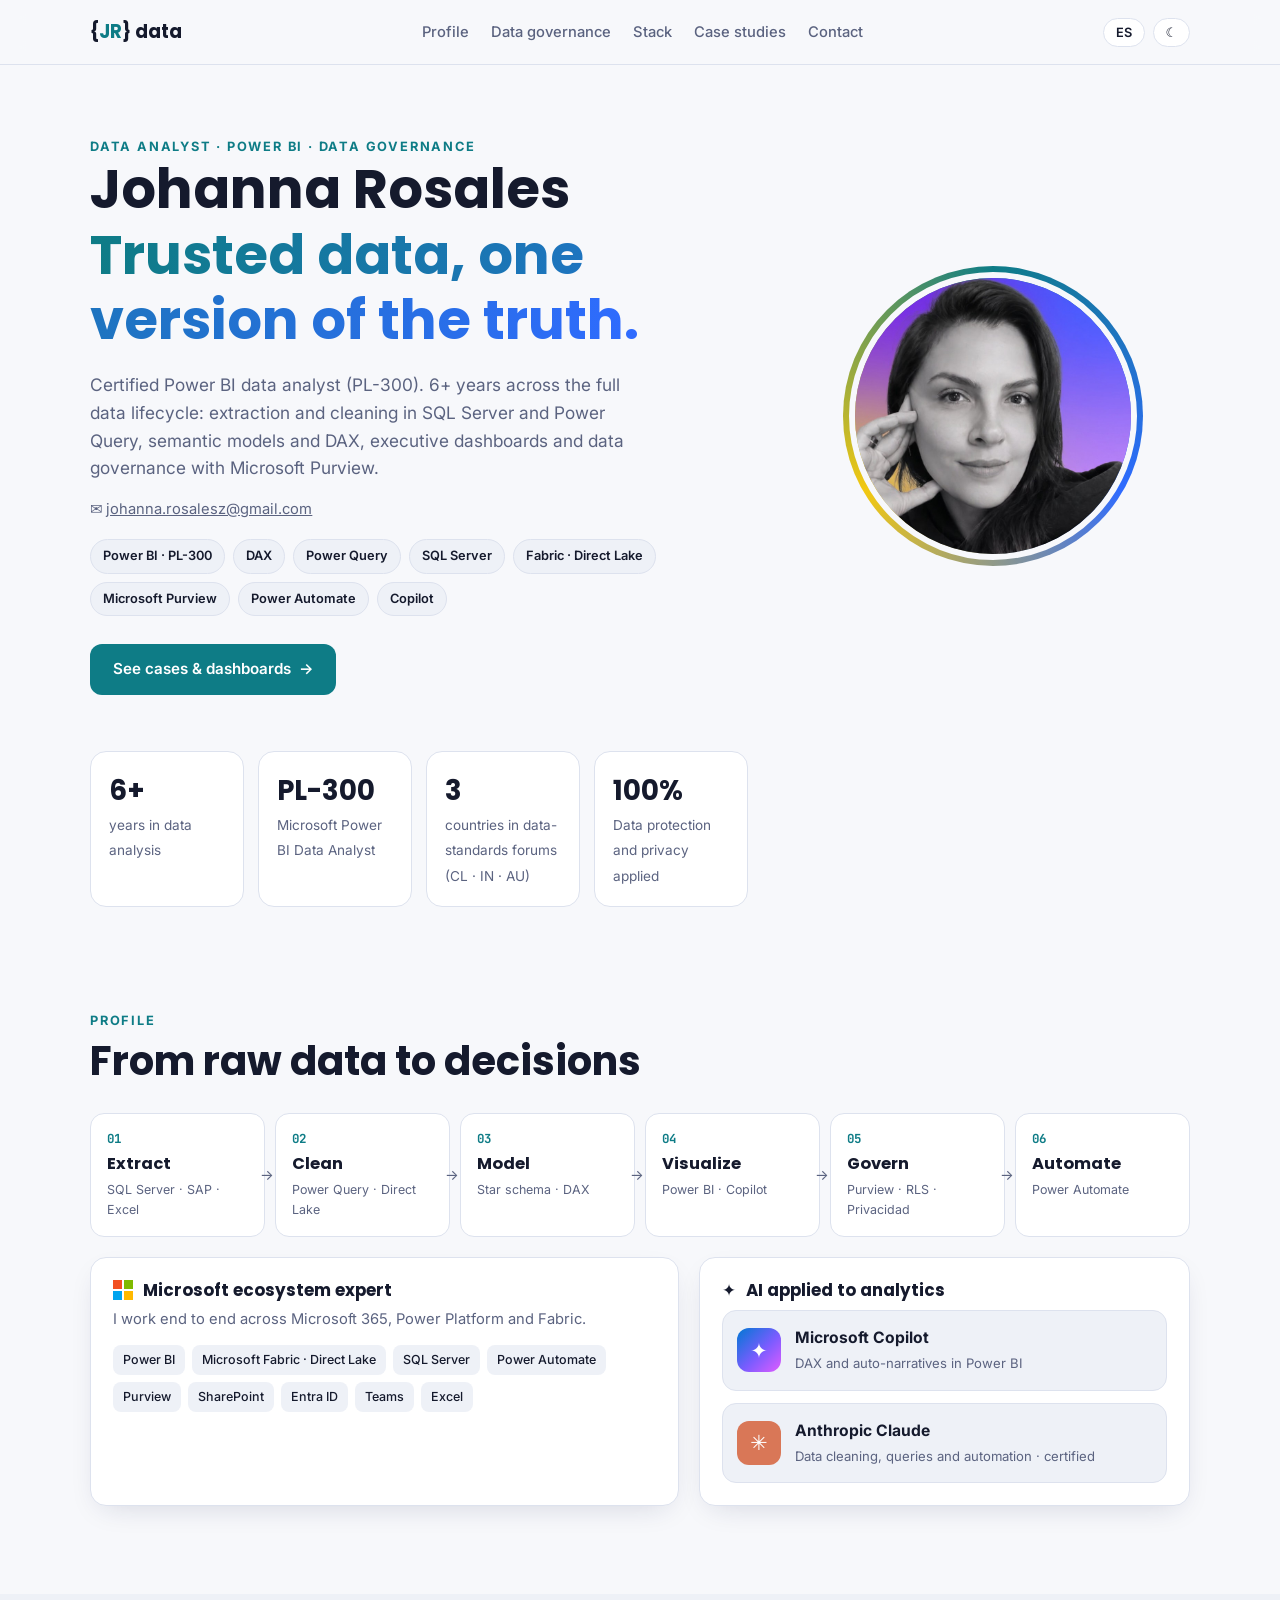
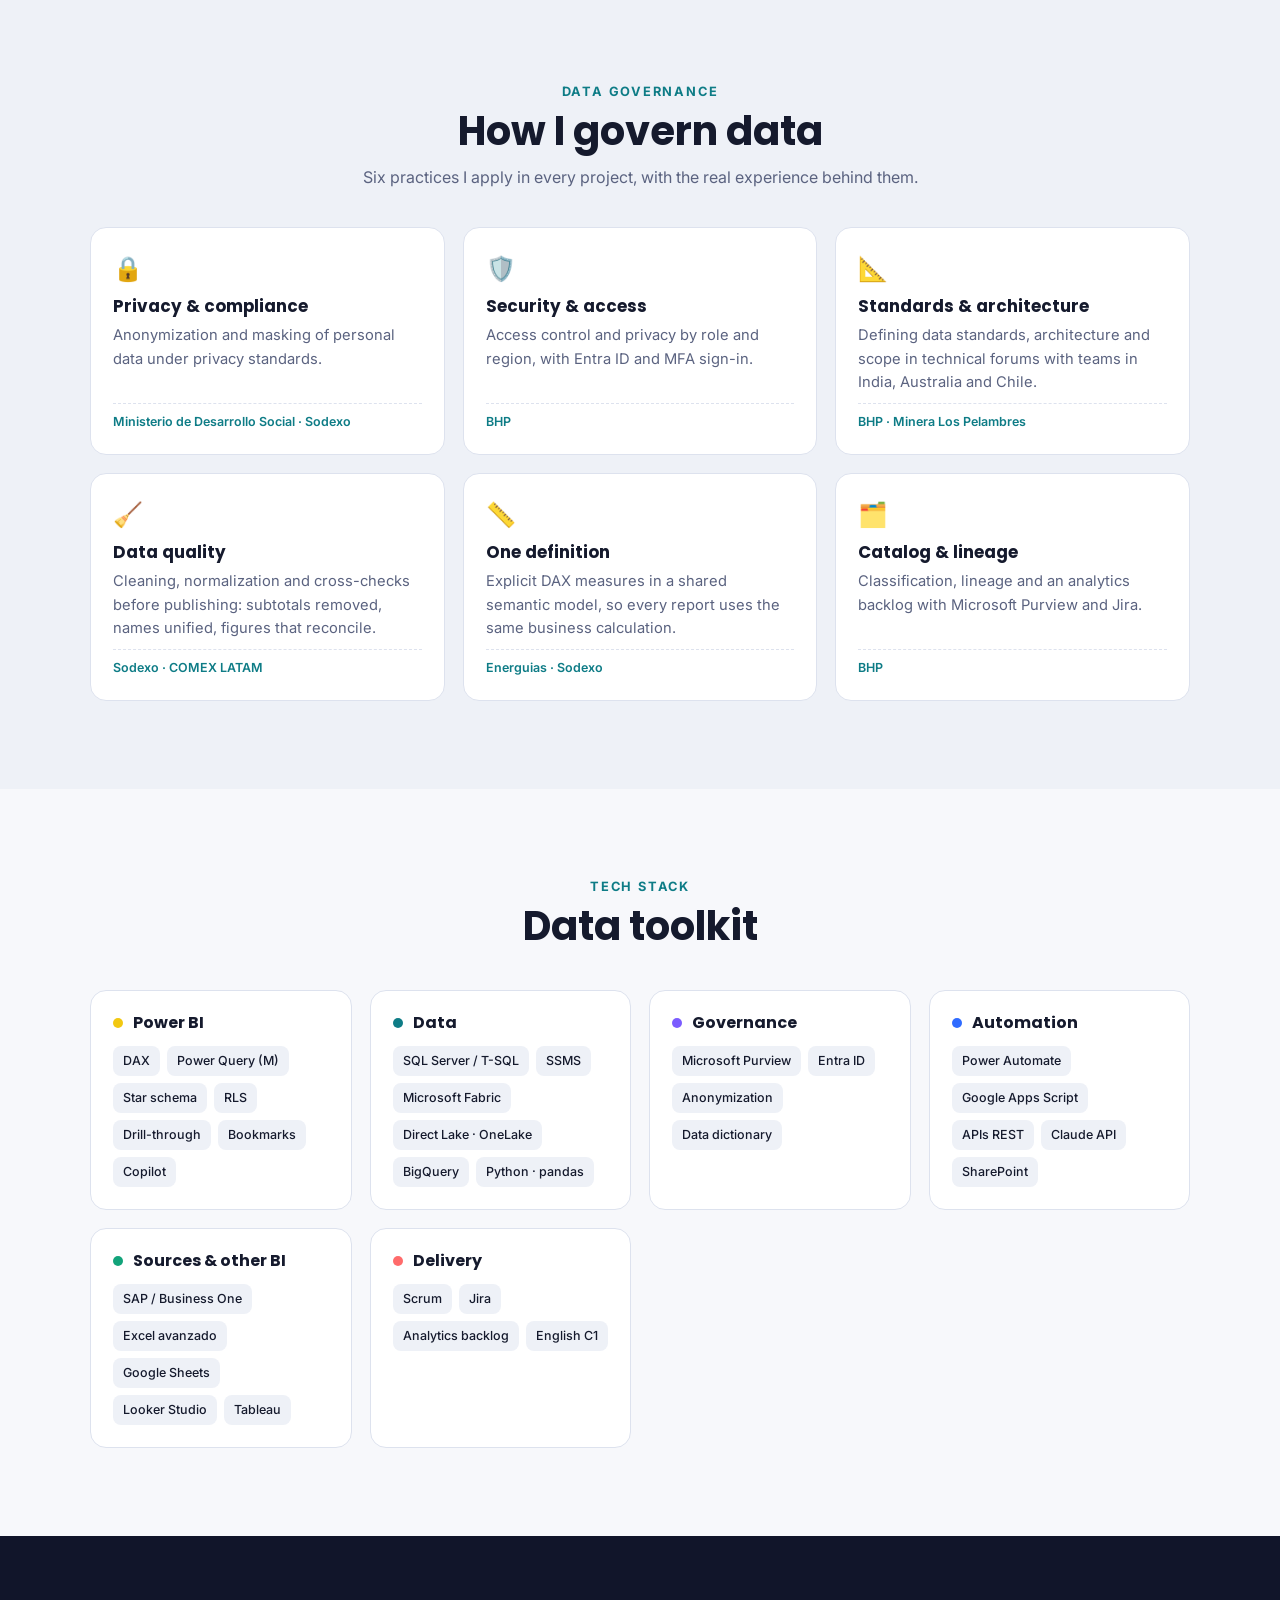
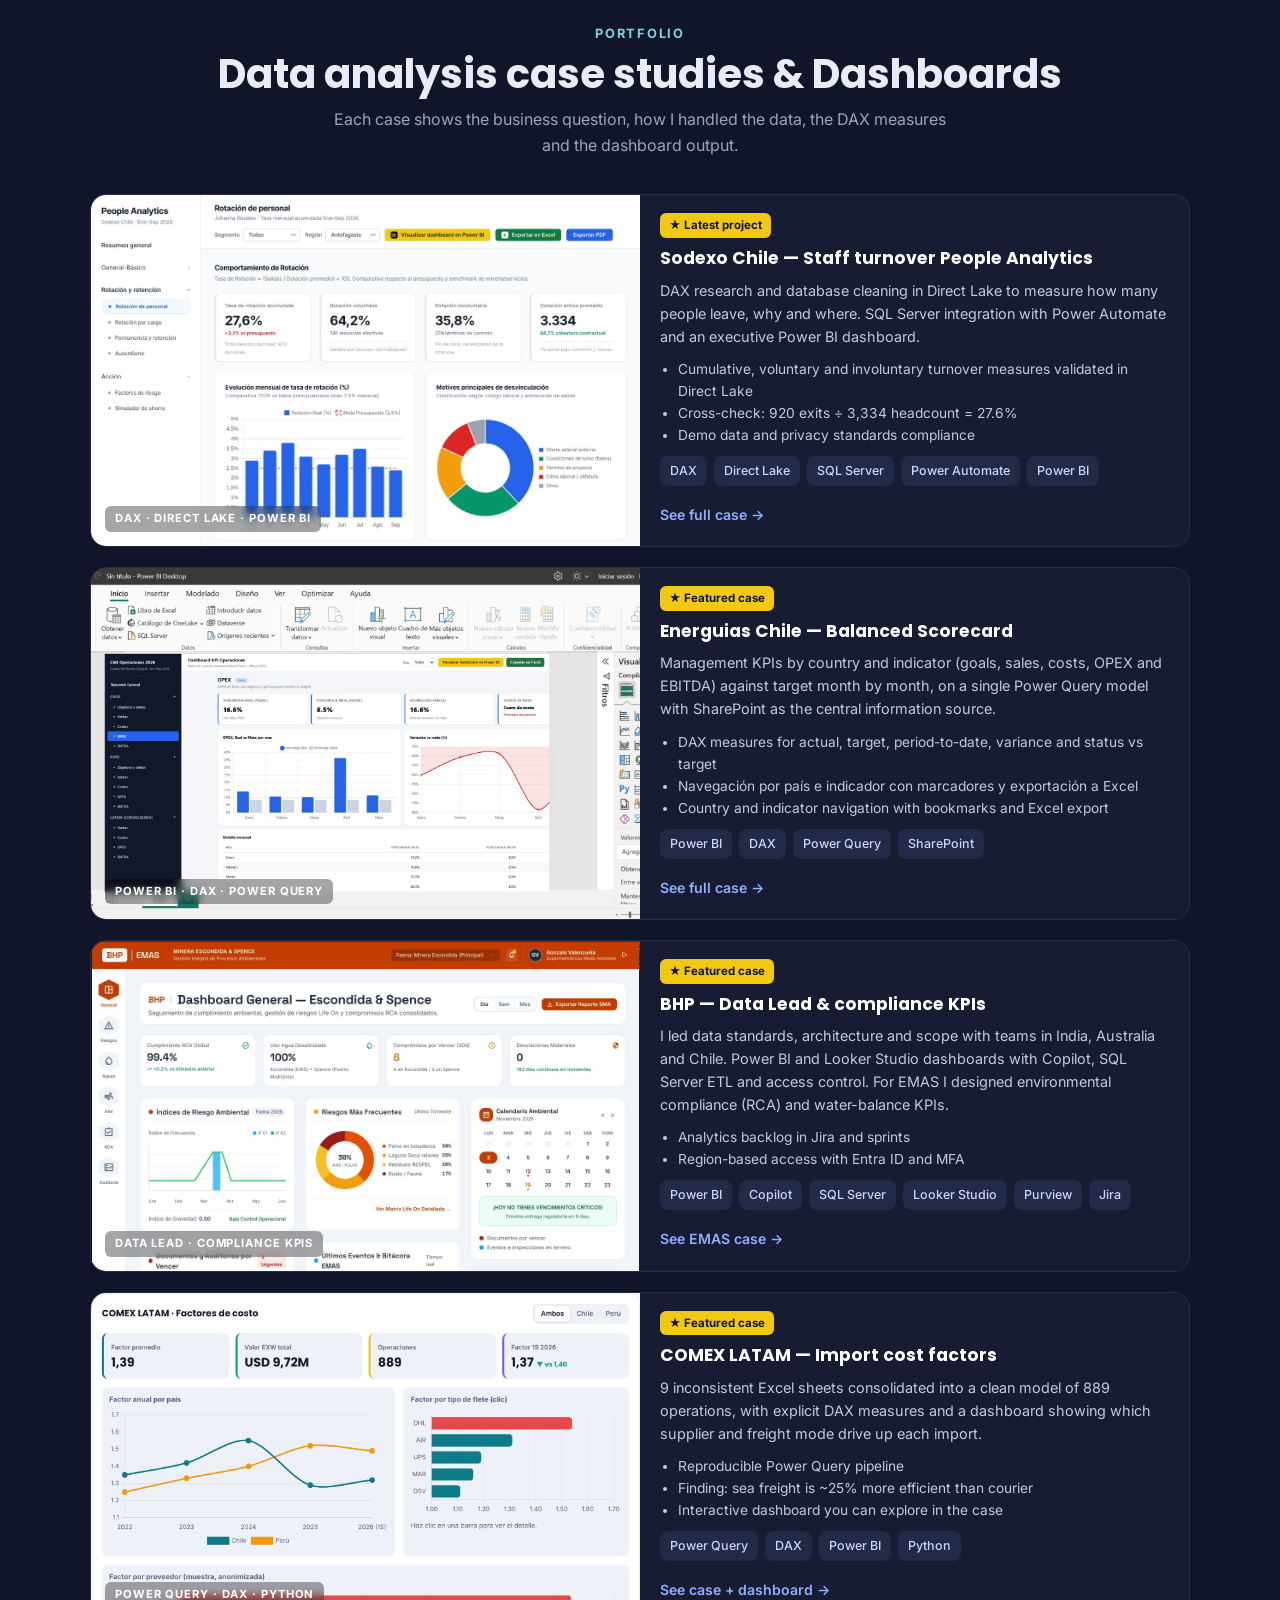
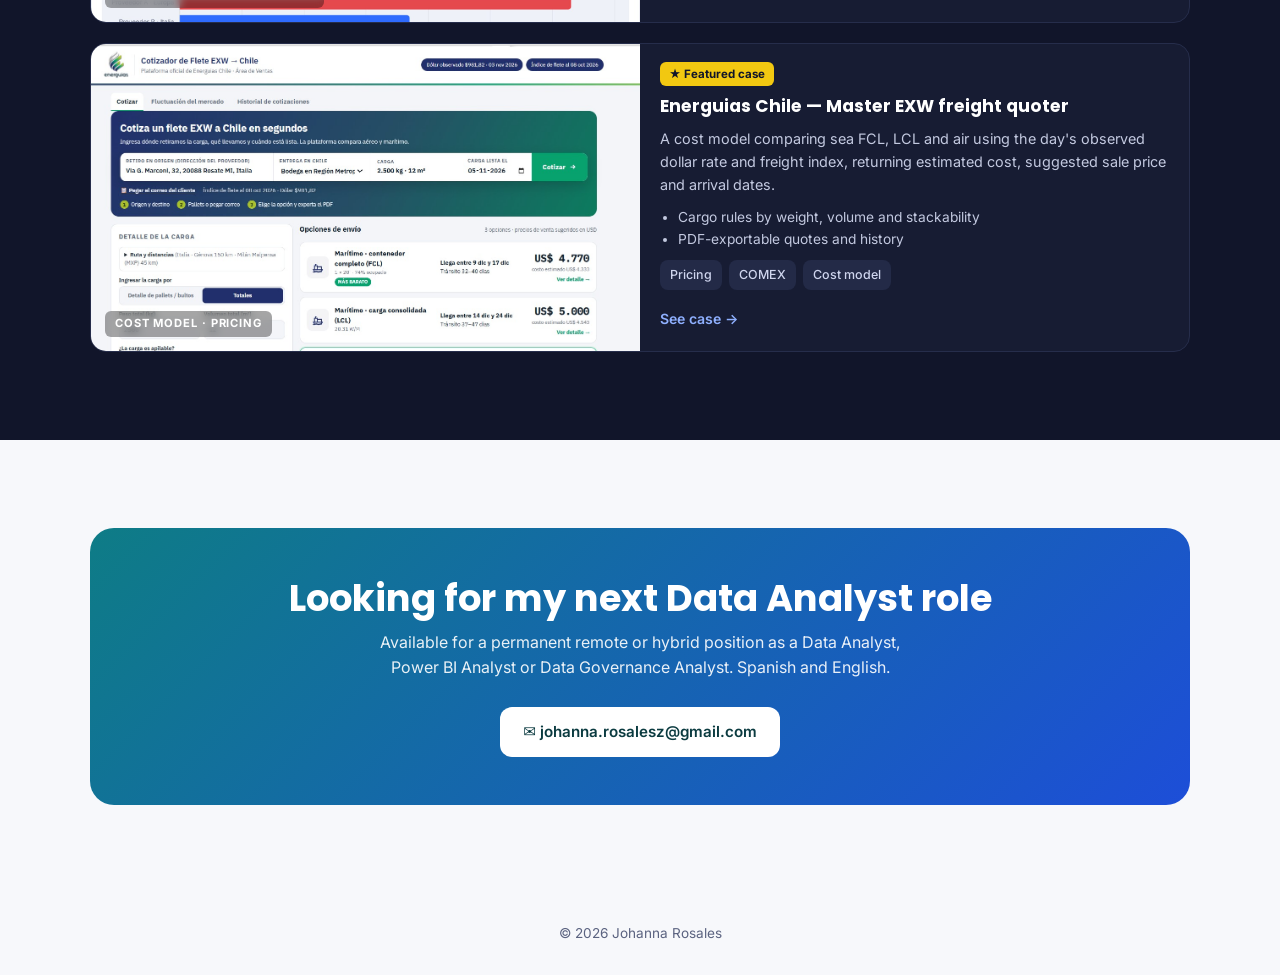
<file: portafolio-data/index.html>
<!doctype html>
<html lang="es" data-lang="es">
<head>
<meta charset="utf-8">
<meta name="viewport" content="width=device-width, initial-scale=1">
<title>Johanna Rosales — Data Analyst</title>
<meta name="description" content="Portafolio de Johanna Rosales, Analista de Datos: Power BI, DAX, SQL Server, Microsoft Fabric y gobierno de datos. Casos reales con modelos, medidas y dashboards.">
<link rel="preconnect" href="https://fonts.googleapis.com">
<link href="https://fonts.googleapis.com/css2?family=Inter:wght@400;500;600;700&family=Poppins:wght@600;700&family=JetBrains+Mono:wght@500&display=swap" rel="stylesheet">
<link rel="stylesheet" href="css/styles.css">
<link rel="stylesheet" href="css/data.css">
<script src="js/main.js"></script>
</head>
<body>

<nav class="nav">
  <div class="wrap">
    <a class="logo" href="#top">{<b>JR</b>} data</a>
    <ul class="nav-links">
      <li><a href="#about"><span lang="es">Perfil</span><span lang="en">Profile</span></a></li>
      <li><a href="#governance"><span lang="es">Gobierno de datos</span><span lang="en">Data governance</span></a></li>
      <li><a href="#stack">Stack</a></li>
      <li><a href="#projects"><span lang="es">Casos</span><span lang="en">Case studies</span></a></li>
      <li><a href="#contact"><span lang="es">Contacto</span><span lang="en">Contact</span></a></li>
    </ul>
    <div class="nav-tools">
      <button class="chip-btn" id="langBtn" aria-label="Cambiar idioma / Change language">EN</button>
      <button class="chip-btn" id="themeBtn" aria-label="Modo claro u oscuro">☾</button>
      <button class="chip-btn menu-btn" id="menuBtn" aria-label="Menú">☰</button>
    </div>
  </div>
</nav>

<!-- ============ HERO ============ -->
<header class="hero" id="top">
  <div class="wrap">
    <div>
      <p class="eyebrow"><span lang="es">Analista de Datos · Power BI · Gobierno de datos</span><span lang="en">Data Analyst · Power BI · Data Governance</span></p>
      <h1>Johanna Rosales<br>
        <span class="hl" lang="es">Datos confiables, una sola versión de la verdad.</span>
        <span class="hl" lang="en">Trusted data, one version of the truth.</span>
      </h1>
      <p class="lead" lang="es">Analista de datos certificada en Power BI (PL-300). Más de 6 años en el ciclo completo del dato: extracción y limpieza en SQL Server y Power Query, modelos semánticos y DAX, dashboards para gerencia y gobierno del dato con Microsoft Purview.</p>
      <p class="lead" lang="en">Certified Power BI data analyst (PL-300). 6+ years across the full data lifecycle: extraction and cleaning in SQL Server and Power Query, semantic models and DAX, executive dashboards and data governance with Microsoft Purview.</p>
      <p class="loc">✉ <a href="mailto:johanna.rosalesz@gmail.com">johanna.rosalesz@gmail.com</a></p>
      <div class="roles">
        <span class="role">Power BI · PL-300</span><span class="role">DAX</span><span class="role">Power Query</span>
        <span class="role">SQL Server</span><span class="role">Fabric · Direct Lake</span><span class="role">Microsoft Purview</span>
        <span class="role">Power Automate</span><span class="role">Copilot</span>
      </div>
      <div class="btns">
        <a class="btn btn-primary" href="#projects"><span lang="es">Ver casos y dashboards</span><span lang="en">See cases & dashboards</span> →</a>
      </div>
    </div>
    <div class="avatar"><img src="img/foto.jpg" alt="Johanna Rosales"></div>
  </div>
  <div class="wrap">
    <div class="stats">
      <div class="stat"><b>6+</b><span lang="es">años en análisis de datos</span><span lang="en">years in data analysis</span></div>
      <div class="stat"><b>PL-300</b><span>Microsoft Power BI Data Analyst</span></div>
      <div class="stat"><b>3</b><span lang="es">países en mesas de estándares de datos (CL · IN · AU)</span><span lang="en">countries in data-standards forums (CL · IN · AU)</span></div>
      <div class="stat"><b>100%</b><span lang="es">Protección y privacidad de datos aplicada</span><span lang="en">Data protection and privacy applied</span></div>
    </div>
  </div>
</header>

<!-- ============ ABOUT ============ -->
<section id="about" style="padding-top:40px">
  <div class="wrap">
    <p class="eyebrow"><span lang="es">Perfil</span><span lang="en">Profile</span></p>
    <h2 class="sec-title"><span lang="es">Del dato crudo a la decisión</span><span lang="en">From raw data to decisions</span></h2>
    <div class="pipeline" aria-label="Ciclo del dato">
      <div class="pipe"><b>01</b><span lang="es">Extraer</span><span lang="en">Extract</span><small>SQL Server · SAP · Excel</small></div>
      <div class="pipe"><b>02</b><span lang="es">Limpiar</span><span lang="en">Clean</span><small>Power Query · Direct Lake</small></div>
      <div class="pipe"><b>03</b><span lang="es">Modelar</span><span lang="en">Model</span><small>Star schema · DAX</small></div>
      <div class="pipe"><b>04</b><span lang="es">Visualizar</span><span lang="en">Visualize</span><small>Power BI · Copilot</small></div>
      <div class="pipe"><b>05</b><span lang="es">Gobernar</span><span lang="en">Govern</span><small>Purview · RLS · Privacidad</small></div>
      <div class="pipe"><b>06</b><span lang="es">Automatizar</span><span lang="en">Automate</span><small>Power Automate</small></div>
    </div>
    <div class="eco">
      <div class="panel eco-ms">
        <h4><span class="ms-grid" aria-hidden="true"><i></i><i></i><i></i><i></i></span><span lang="es">Experta en el ecosistema Microsoft</span><span lang="en">Microsoft ecosystem expert</span></h4>
        <p lang="es">Trabajo de punta a punta dentro de Microsoft 365, Power Platform y Fabric.</p>
        <p lang="en">I work end to end across Microsoft 365, Power Platform and Fabric.</p>
        <div class="tags"><span class="tag">Power BI</span><span class="tag">Microsoft Fabric · Direct Lake</span><span class="tag">SQL Server</span><span class="tag">Power Automate</span><span class="tag">Purview</span><span class="tag">SharePoint</span><span class="tag">Entra ID</span><span class="tag">Teams</span><span class="tag">Excel</span></div>
      </div>
      <div class="panel eco-ai">
        <h4>✦ <span lang="es">IA aplicada al análisis</span><span lang="en">AI applied to analytics</span></h4>
        <div class="ai-badges">
          <div class="ai-badge"><span class="ai-ic ai-copilot" aria-hidden="true">✦</span><div><b>Microsoft Copilot</b><small lang="es">DAX y narrativas automáticas en Power BI</small><small lang="en">DAX and auto-narratives in Power BI</small></div></div>
          <div class="ai-badge"><span class="ai-ic ai-claude" aria-hidden="true">✳</span><div><b>Anthropic Claude</b><small lang="es">Limpieza de datos, consultas y automatización · certificada</small><small lang="en">Data cleaning, queries and automation · certified</small></div></div>
        </div>
      </div>
    </div>
  </div>
</section>

<!-- ============ GOVERNANCE ============ -->
<section id="governance" style="background:var(--surface-2)">
  <div class="wrap center">
    <p class="eyebrow"><span lang="es">Gobierno de datos</span><span lang="en">Data governance</span></p>
    <h2 class="sec-title"><span lang="es">Cómo gobierno los datos</span><span lang="en">How I govern data</span></h2>
    <p class="sec-sub" lang="es">Seis prácticas que aplico en cada proyecto, con la experiencia real que las respalda.</p>
    <p class="sec-sub" lang="en">Six practices I apply in every project, with the real experience behind them.</p>
  </div>
  <div class="wrap">
    <div class="gov">
      <div class="gov-card"><span class="gov-ic">🔒</span><h4><span lang="es">Privacidad y cumplimiento</span><span lang="en">Privacy &amp; compliance</span></h4>
        <p lang="es">Anonimización y enmascaramiento de datos personales bajo estándares de privacidad.</p><p lang="en">Anonymization and masking of personal data under privacy standards.</p>
        <small>Ministerio de Desarrollo Social · Sodexo</small></div>
      <div class="gov-card"><span class="gov-ic">🛡️</span><h4><span lang="es">Seguridad y acceso</span><span lang="en">Security &amp; access</span></h4>
        <p lang="es">Control de acceso y privacidad por rol y región, con autenticación Entra ID y MFA.</p><p lang="en">Access control and privacy by role and region, with Entra ID and MFA sign-in.</p>
        <small>BHP</small></div>
      <div class="gov-card"><span class="gov-ic">📐</span><h4><span lang="es">Estándares y arquitectura</span><span lang="en">Standards &amp; architecture</span></h4>
        <p lang="es">Definición de estándares de datos, arquitectura y alcance en mesas técnicas con equipos de India, Australia y Chile.</p><p lang="en">Defining data standards, architecture and scope in technical forums with teams in India, Australia and Chile.</p>
        <small>BHP · Minera Los Pelambres</small></div>
      <div class="gov-card"><span class="gov-ic">🧹</span><h4><span lang="es">Calidad del dato</span><span lang="en">Data quality</span></h4>
        <p lang="es">Limpieza, normalización y validación cruzada antes de publicar: subtotales eliminados, nombres unificados, cifras que cuadran.</p><p lang="en">Cleaning, normalization and cross-checks before publishing: subtotals removed, names unified, figures that reconcile.</p>
        <small>Sodexo · COMEX LATAM</small></div>
      <div class="gov-card"><span class="gov-ic">📏</span><h4><span lang="es">Una sola definición</span><span lang="en">One definition</span></h4>
        <p lang="es">Medidas DAX explícitas en un modelo semántico compartido, para que todos los reportes usen el mismo cálculo de negocio.</p><p lang="en">Explicit DAX measures in a shared semantic model, so every report uses the same business calculation.</p>
        <small>Energuias · Sodexo</small></div>
      <div class="gov-card"><span class="gov-ic">🗂️</span><h4><span lang="es">Catálogo y trazabilidad</span><span lang="en">Catalog &amp; lineage</span></h4>
        <p lang="es">Clasificación, trazabilidad y backlog analítico con Microsoft Purview y Jira.</p><p lang="en">Classification, lineage and an analytics backlog with Microsoft Purview and Jira.</p>
        <small>BHP</small></div>
    </div>
  </div>
</section>

<!-- ============ STACK ============ -->
<section id="stack">
  <div class="wrap center">
    <p class="eyebrow">Tech stack</p>
    <h2 class="sec-title"><span lang="es">Herramientas de datos</span><span lang="en">Data toolkit</span></h2>
  </div>
  <div class="wrap">
    <div class="stack-groups">
      <div class="stack-card"><h4><span class="dot" style="background:#f2c811"></span>Power BI</h4>
        <div class="tags"><span class="tag">DAX</span><span class="tag">Power Query (M)</span><span class="tag"><span lang="es">Modelo estrella</span><span lang="en">Star schema</span></span><span class="tag">RLS</span><span class="tag">Drill-through</span><span class="tag"><span lang="es">Marcadores</span><span lang="en">Bookmarks</span></span><span class="tag">Copilot</span></div></div>
      <div class="stack-card"><h4><span class="dot" style="background:#0e7c86"></span><span lang="es">Datos</span><span lang="en">Data</span></h4>
        <div class="tags"><span class="tag">SQL Server / T-SQL</span><span class="tag">SSMS</span><span class="tag">Microsoft Fabric</span><span class="tag">Direct Lake · OneLake</span><span class="tag">BigQuery</span><span class="tag">Python · pandas</span></div></div>
      <div class="stack-card"><h4><span class="dot" style="background:#7b5cff"></span><span lang="es">Gobierno</span><span lang="en">Governance</span></h4>
        <div class="tags"><span class="tag">Microsoft Purview</span><span class="tag">Entra ID</span><span class="tag"><span lang="es">Anonimización</span><span lang="en">Anonymization</span></span><span class="tag"><span lang="es">Diccionario de datos</span><span lang="en">Data dictionary</span></span></div></div>
      <div class="stack-card"><h4><span class="dot" style="background:#2f6bff"></span><span lang="es">Automatización</span><span lang="en">Automation</span></h4>
        <div class="tags"><span class="tag">Power Automate</span><span class="tag">Google Apps Script</span><span class="tag">APIs REST</span><span class="tag">Claude API</span><span class="tag">SharePoint</span></div></div>
      <div class="stack-card"><h4><span class="dot" style="background:#12a37a"></span><span lang="es">Fuentes y otras BI</span><span lang="en">Sources &amp; other BI</span></h4>
        <div class="tags"><span class="tag">SAP / Business One</span><span class="tag">Excel avanzado</span><span class="tag">Google Sheets</span><span class="tag">Looker Studio</span><span class="tag">Tableau</span></div></div>
      <div class="stack-card"><h4><span class="dot" style="background:#ff6b6b"></span><span lang="es">Gestión</span><span lang="en">Delivery</span></h4>
        <div class="tags"><span class="tag">Scrum</span><span class="tag">Jira</span><span class="tag"><span lang="es">Backlog analítico</span><span lang="en">Analytics backlog</span></span><span class="tag"><span lang="es">Inglés C1</span><span lang="en">English C1</span></span></div></div>
    </div>
  </div>
</section>

<!-- ============ PROJECTS ============ -->
<section id="projects" class="band">
  <div class="wrap center">
    <p class="eyebrow" style="color:#7fd3dc"><span lang="es">Portafolio</span><span lang="en">Portfolio</span></p>
    <h2 class="sec-title"><span lang="es">Casos de análisis de datos y Dashboards</span><span lang="en">Data analysis case studies & Dashboards</span></h2>
    <p class="sec-sub" lang="es">Cada caso muestra la pregunta de negocio, cómo traté los datos, las medidas DAX y el resultado visual del dashboard.</p>
    <p class="sec-sub" lang="en">Each case shows the business question, how I handled the data, the DAX measures and the dashboard output.</p>
  </div>
  <div class="wrap" style="margin-top:36px">
    <div class="grid">
      <article class="card featured">
        <div class="thumb" style="background:#f7f8fb url(img/sodexo-dashboard.jpg) left top/cover"><span class="cat">DAX · Direct Lake · Power BI</span></div>
        <div class="card-body">
          <span class="badge-star">★ <span lang="es">Proyecto más reciente</span><span lang="en">Latest project</span></span>
          <h3>Sodexo Chile — <span lang="es">People Analytics de rotación</span><span lang="en">Staff turnover People Analytics</span></h3>
          <p lang="es">Investigación en DAX y limpieza de la base de datos en Direct Lake para medir cuánta gente se va, por qué y dónde. Integración desde SQL Server con Power Automate y dashboard ejecutivo en Power BI.</p>
          <p lang="en">DAX research and database cleaning in Direct Lake to measure how many people leave, why and where. SQL Server integration with Power Automate and an executive Power BI dashboard.</p>
          <ul><li lang="es">Medidas de rotación acumulada, voluntaria e involuntaria validadas en Direct Lake</li><li lang="en">Cumulative, voluntary and involuntary turnover measures validated in Direct Lake</li><li lang="es">Validación cruzada: 920 salidas ÷ 3.334 de dotación = 27,6%</li><li lang="en">Cross-check: 920 exits ÷ 3,334 headcount = 27.6%</li><li lang="es">Datos de demostración y cumplimiento de estándares de privacidad</li><li lang="en">Demo data and privacy standards compliance</li></ul>
          <div class="tags"><span class="tag">DAX</span><span class="tag">Direct Lake</span><span class="tag">SQL Server</span><span class="tag">Power Automate</span><span class="tag">Power BI</span></div>
          <div class="more"><a href="casos/sodexo.html"><span lang="es">Ver caso completo</span><span lang="en">See full case</span> →</a></div>
        </div>
      </article>
      <article class="card featured">
        <div class="thumb" style="background:#f1f3f7 url(img/energuias-powerbi.jpg) center/cover"><span class="cat">Power BI · DAX · Power Query</span></div>
        <div class="card-body">
          <span class="badge-star">★ <span lang="es">Caso destacado</span><span lang="en">Featured case</span></span>
          <h3>Energuias Chile — <span lang="es">Cuadro de Mando Integral</span><span lang="en">Balanced Scorecard</span></h3>
          <p lang="es">KPIs de gerencia por país e indicador (objetivos, ventas, costos, OPEX y EBITDA) contra meta mes a mes, con un modelo único en Power Query y SharePoint como fuente central de información.</p>
          <p lang="en">Management KPIs by country and indicator (goals, sales, costs, OPEX and EBITDA) against target month by month, on a single Power Query model with SharePoint as the central information source.</p>
          <ul><li lang="es">Medidas DAX de real, meta, acumulado, variación y estado vs meta</li><li lang="en">DAX measures for actual, target, period-to-date, variance and status vs target</li><li lang="en">Navegación por país e indicador con marcadores y exportación a Excel</li><li lang="en">Country and indicator navigation with bookmarks and Excel export</li></ul>
          <div class="tags"><span class="tag">Power BI</span><span class="tag">DAX</span><span class="tag">Power Query</span><span class="tag">SharePoint</span></div>
          <div class="more"><a href="casos/energuias.html#powerbi"><span lang="es">Ver caso completo</span><span lang="en">See full case</span> →</a></div>
        </div>
      </article>
      <article class="card featured">
        <div class="thumb" style="background:#f1f5f9 url(img/bhp-dashboard.jpg) left top/cover"><span class="cat">Data Lead · Compliance KPIs</span></div>
        <div class="card-body">
          <span class="badge-star">★ <span lang="es">Caso destacado</span><span lang="en">Featured case</span></span>
          <h3>BHP — <span lang="es">Data Lead y KPIs de cumplimiento</span><span lang="en">Data Lead &amp; compliance KPIs</span></h3>
          <p lang="es">Lideré estándares de datos, arquitectura y alcance con equipos de India, Australia y Chile. Dashboards en Power BI y Looker Studio con Copilot, ETL en SQL Server y control de acceso. En EMAS diseñé los KPIs de cumplimiento ambiental (RCA) y balance hídrico.</p>
          <p lang="en">I led data standards, architecture and scope with teams in India, Australia and Chile. Power BI and Looker Studio dashboards with Copilot, SQL Server ETL and access control. For EMAS I designed environmental compliance (RCA) and water-balance KPIs.</p>
          <ul><li lang="es">Backlog analítico en Jira y sprints</li><li lang="en">Analytics backlog in Jira and sprints</li><li lang="es">Accesos por región con Entra ID y MFA</li><li lang="en">Region-based access with Entra ID and MFA</li></ul>
          <div class="tags"><span class="tag">Power BI</span><span class="tag">Copilot</span><span class="tag">SQL Server</span><span class="tag">Looker Studio</span><span class="tag">Purview</span><span class="tag">Jira</span></div>
          <div class="more"><a href="casos/bhp.html"><span lang="es">Ver caso EMAS</span><span lang="en">See EMAS case</span> →</a></div>
        </div>
      </article>
      <article class="card featured">
        <div class="thumb" style="background:#f7f8fb url(img/comex-dashboard.jpg) left top/cover"><span class="cat">Power Query · DAX · Python</span></div>
        <div class="card-body">
          <span class="badge-star">★ <span lang="es">Caso destacado</span><span lang="en">Featured case</span></span>
          <h3>COMEX LATAM — <span lang="es">Factores de costo de importación</span><span lang="en">Import cost factors</span></h3>
          <p lang="es">9 hojas Excel inconsistentes consolidadas en un modelo limpio de 889 operaciones, con medidas DAX explícitas y un dashboard que muestra qué proveedor y qué tipo de flete encarecen cada importación.</p>
          <p lang="en">9 inconsistent Excel sheets consolidated into a clean model of 889 operations, with explicit DAX measures and a dashboard showing which supplier and freight mode drive up each import.</p>
          <ul><li lang="es">Pipeline reproducible en Power Query</li><li lang="en">Reproducible Power Query pipeline</li><li lang="es">Hallazgo: el flete marítimo es ~25% más eficiente que courier</li><li lang="en">Finding: sea freight is ~25% more efficient than courier</li><li lang="es">Dashboard interactivo navegable en el caso</li><li lang="en">Interactive dashboard you can explore in the case</li></ul>
          <div class="tags"><span class="tag">Power Query</span><span class="tag">DAX</span><span class="tag">Power BI</span><span class="tag">Python</span></div>
          <div class="more"><a href="casos/comex-latam.html"><span lang="es">Ver caso + dashboard</span><span lang="en">See case + dashboard</span> →</a></div>
        </div>
      </article>
      <article class="card featured">
        <div class="thumb" style="background:#f1f3f7 url(img/energuias-cotizador.jpg) left top/cover"><span class="cat">Cost model · Pricing</span></div>
        <div class="card-body">
          <span class="badge-star">★ <span lang="es">Caso destacado</span><span lang="en">Featured case</span></span>
          <h3>Energuias Chile — <span lang="es">Cotizador Maestro de flete EXW</span><span lang="en">Master EXW freight quoter</span></h3>
          <p lang="es">Modelo de costos que compara marítimo FCL, LCL y aéreo con el dólar observado y el índice de flete del día, y entrega costo estimado, precio de venta sugerido y fechas de llegada.</p>
          <p lang="en">A cost model comparing sea FCL, LCL and air using the day's observed dollar rate and freight index, returning estimated cost, suggested sale price and arrival dates.</p>
          <ul><li lang="es">Reglas de carga por peso, volumen y apilabilidad</li><li lang="en">Cargo rules by weight, volume and stackability</li><li lang="es">Cotización exportable a PDF e historial</li><li lang="en">PDF-exportable quotes and history</li></ul>
          <div class="tags"><span class="tag">Pricing</span><span class="tag">COMEX</span><span class="tag"><span lang="es">Modelo de costos</span><span lang="en">Cost model</span></span></div>
          <div class="more"><a href="casos/energuias.html#cotizador"><span lang="es">Ver caso</span><span lang="en">See case</span> →</a></div>
        </div>
      </article>
    </div>
  </div>
</section>

<!-- ============ CONTACT ============ -->
<section id="contact">
  <div class="wrap">
    <div class="contact-box">
      <h2><span lang="es">Busco mi próximo cargo como Analista de Datos</span><span lang="en">Looking for my next Data Analyst role</span></h2>
      <p lang="es">Disponible para un puesto permanente, remoto o híbrido, como Analista de Datos, Analista Power BI o Analista de Gobierno de Datos. Español e inglés.</p>
      <p lang="en">Available for a permanent remote or hybrid position as a Data Analyst, Power BI Analyst or Data Governance Analyst. Spanish and English.</p>
      <div class="btns" style="justify-content:center">
        <a class="btn" href="mailto:johanna.rosalesz@gmail.com">✉ johanna.rosalesz@gmail.com</a>
      </div>
    </div>
  </div>
</section>

<footer>© 2026 Johanna Rosales</footer>
</body>
</html>
</file>
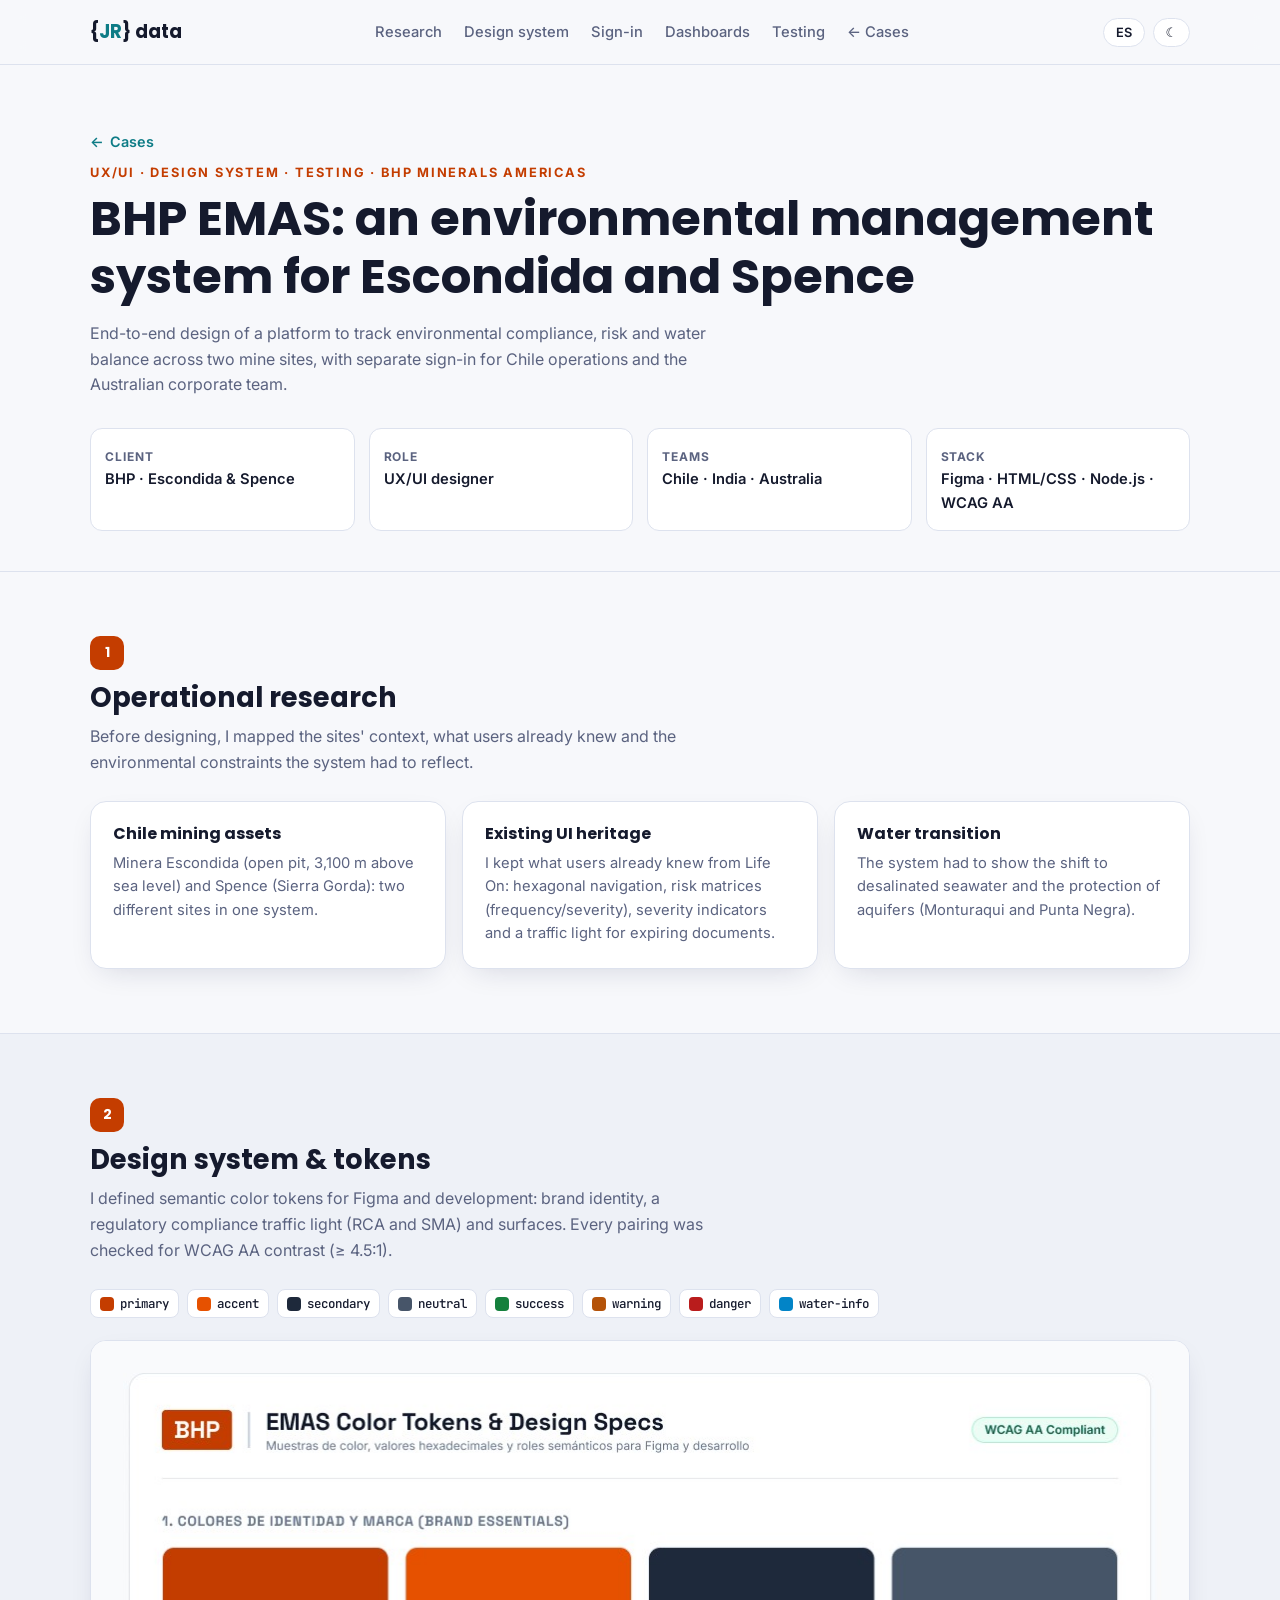
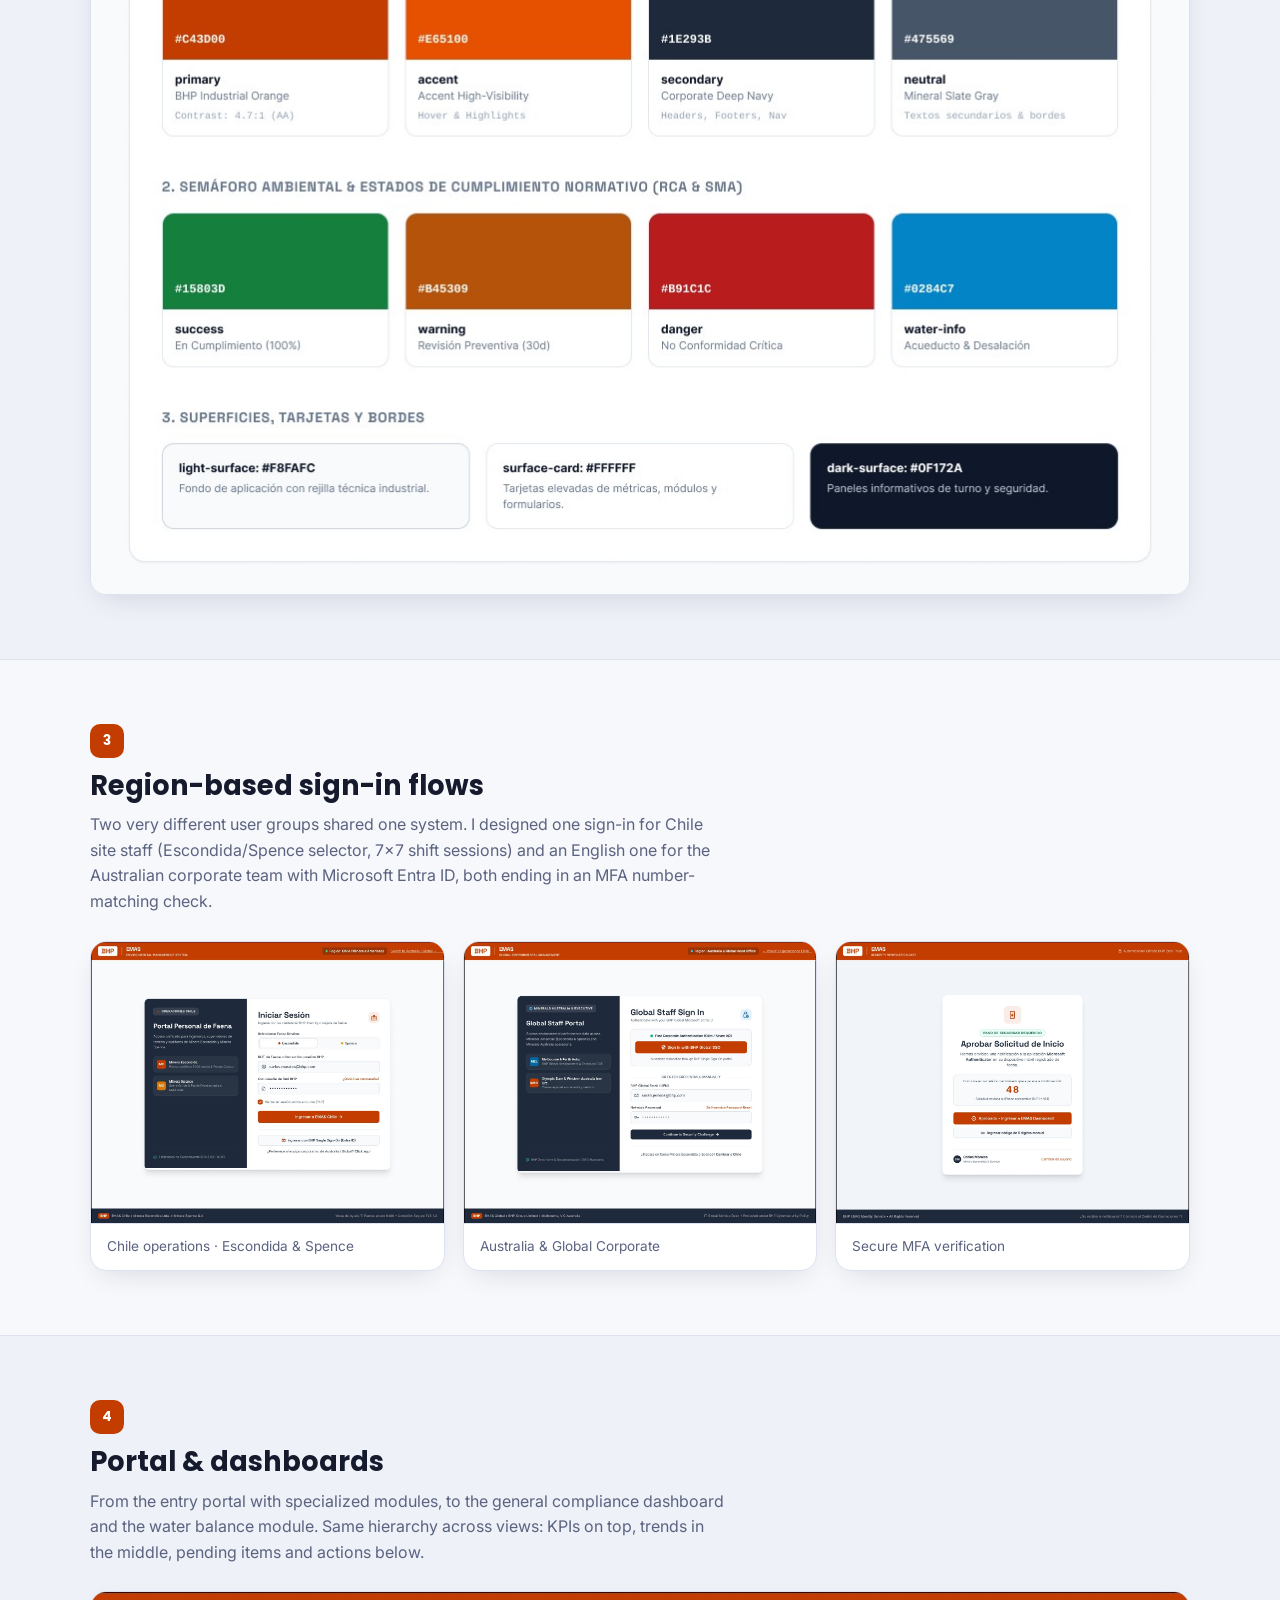
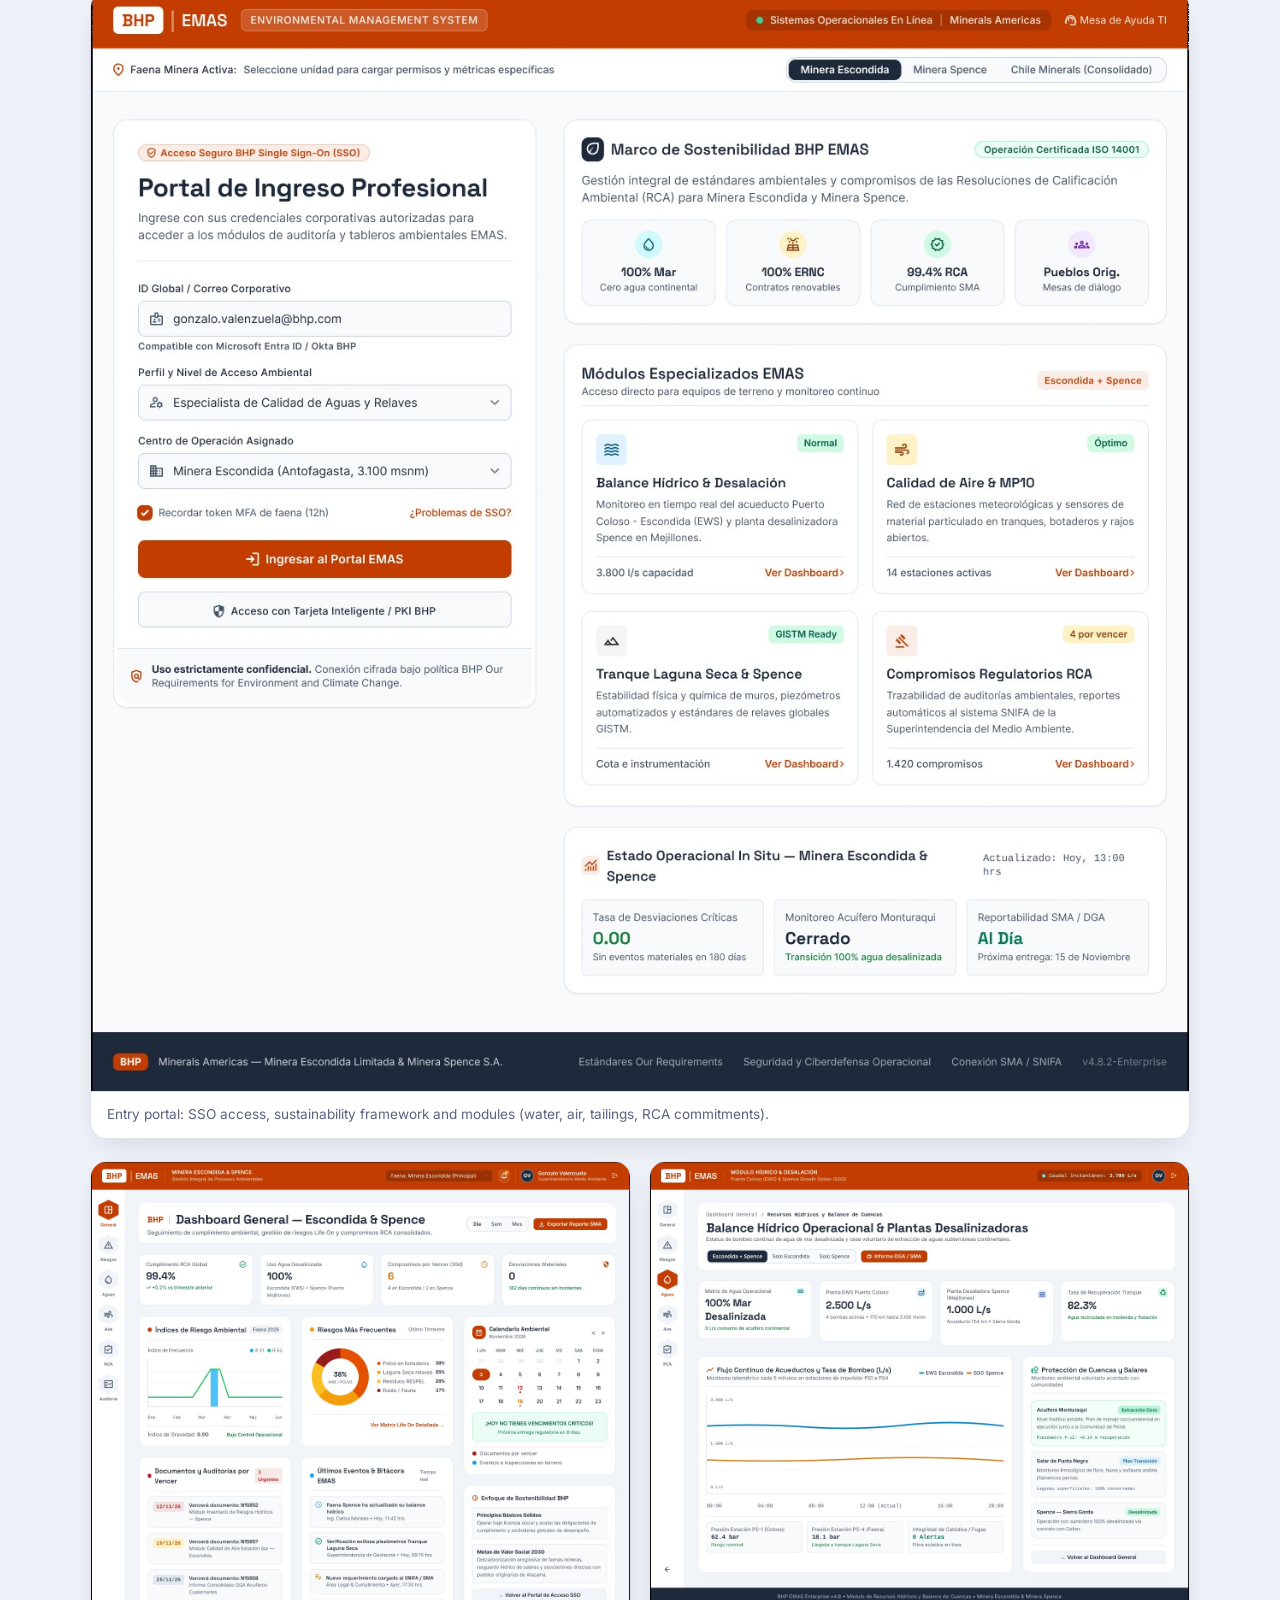
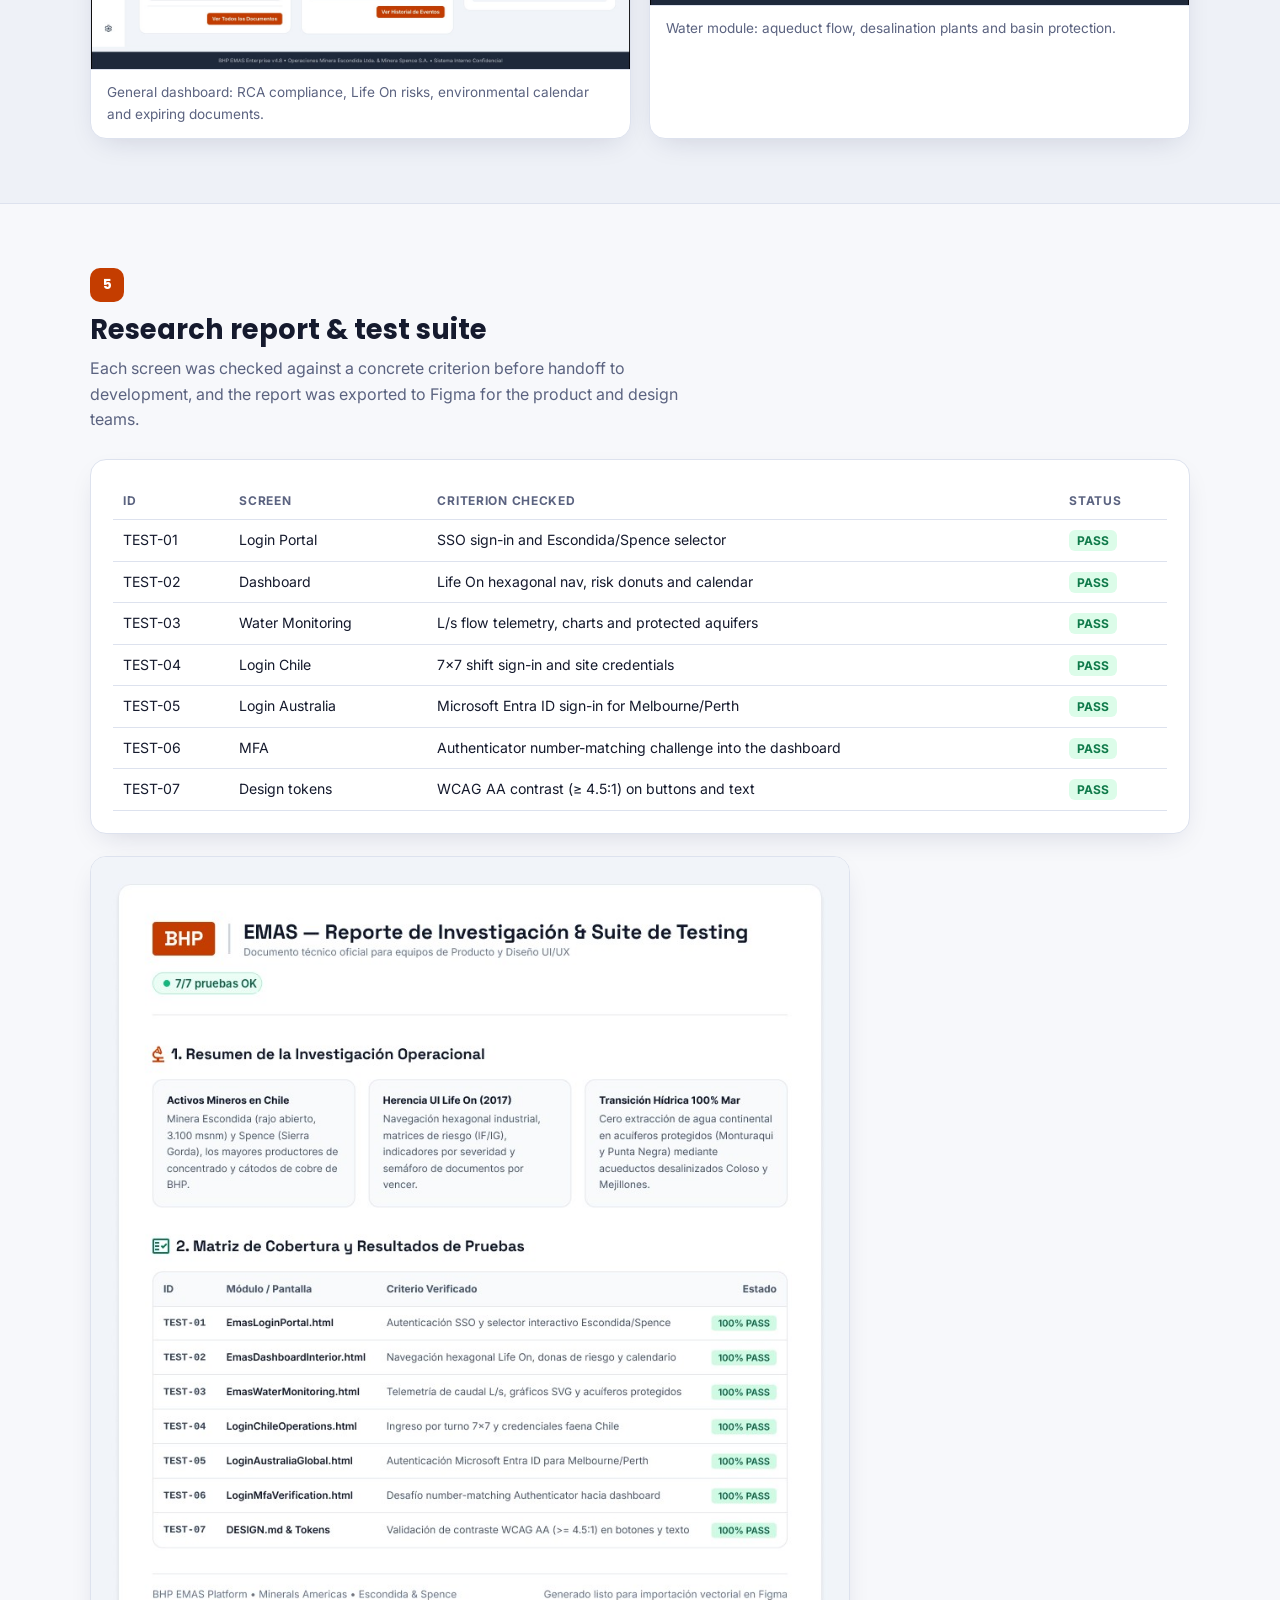
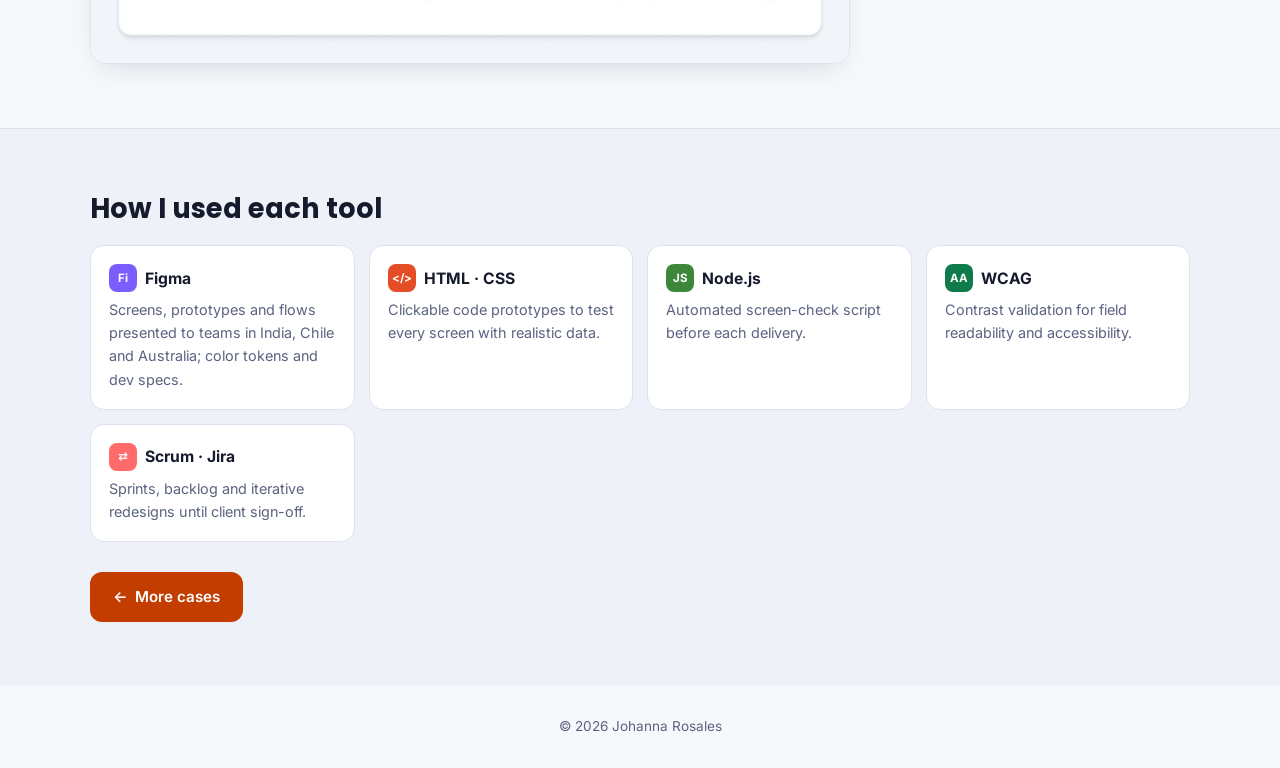
<file: portafolio-data/casos/bhp.html>
<!doctype html>
<html lang="es" data-lang="es">
<head>
<meta charset="utf-8">
<meta name="viewport" content="width=device-width, initial-scale=1">
<title>BHP EMAS — Johanna Rosales</title>
<meta name="description" content="Caso de estudio UX/UI: EMAS, sistema de gestión ambiental para Minera Escondida y Spence (BHP). Investigación, sistema de diseño, flujos de acceso, dashboards y testing.">
<link rel="preconnect" href="https://fonts.googleapis.com">
<link href="https://fonts.googleapis.com/css2?family=Inter:wght@400;500;600;700&family=Poppins:wght@600;700&family=JetBrains+Mono:wght@500&display=swap" rel="stylesheet">
<link rel="stylesheet" href="../css/styles.css">
<link rel="stylesheet" href="../css/data.css">
<script src="../js/main.js"></script>
<style>
  .bhp{--bhp:#c43d00}
  .bhp .step-num{background:var(--bhp)}
  .bhp .eyebrow{color:var(--bhp)}
  .shot{border-radius:16px;overflow:hidden;border:1px solid var(--line);box-shadow:var(--shadow);background:var(--surface)}
  .shot img{width:100%;height:auto;cursor:zoom-in;display:block}
  .shot figcaption{padding:12px 16px;font-size:.85rem;color:var(--muted);border-top:1px solid var(--line)}
  .gal3{display:grid;grid-template-columns:repeat(3,1fr);gap:18px}
  .gal2{display:grid;grid-template-columns:1fr 1fr;gap:18px}
  @media(max-width:860px){.gal3,.gal2{grid-template-columns:1fr}}
  .stack-v{display:grid;gap:22px}
  .tools{display:grid;grid-template-columns:repeat(auto-fit,minmax(240px,1fr));gap:14px}
  .tool{background:var(--surface);border:1px solid var(--line);border-radius:14px;padding:18px}
  .tool b{display:flex;align-items:center;gap:8px;font-size:.98rem;margin-bottom:6px}
  .tool p{color:var(--muted);font-size:.9rem}
  .ic{width:28px;height:28px;border-radius:8px;display:inline-flex;align-items:center;justify-content:center;font-size:.72rem;font-weight:700;color:#fff}
  .pass{font-size:.75rem;font-weight:700;color:#0f7a4a;background:#dcfce9;padding:3px 8px;border-radius:6px;white-space:nowrap}
  .swatches{display:flex;flex-wrap:wrap;gap:8px;margin-top:12px}
  .swatches span{display:inline-flex;align-items:center;gap:6px;font:500 .78rem 'JetBrains Mono',monospace;padding:5px 9px;border-radius:8px;border:1px solid var(--line);background:var(--surface)}
  .swatches i{width:14px;height:14px;border-radius:4px;display:inline-block}
  .lightbox{position:fixed;inset:0;background:rgba(5,8,20,.92);display:none;align-items:center;justify-content:center;z-index:100;padding:16px;cursor:zoom-out}
  .lightbox.on{display:flex}.lightbox img{max-width:100%;max-height:100%;border-radius:10px}
  .table-wrap{overflow-x:auto}
</style>
</head>
<body class="bhp">

<nav class="nav">
  <div class="wrap">
    <a class="logo" href="../index.html">{<b>JR</b>} data</a>
    <ul class="nav-links">
      <li><a href="#s1"><span lang="es">Investigación</span><span lang="en">Research</span></a></li>
      <li><a href="#s2"><span lang="es">Diseño</span><span lang="en">Design system</span></a></li>
      <li><a href="#s3"><span lang="es">Acceso</span><span lang="en">Sign-in</span></a></li>
      <li><a href="#s4">Dashboards</a></li>
      <li><a href="#s5">Testing</a></li>
      <li><a href="../index.html#projects"><span lang="es">← Casos</span><span lang="en">← Cases</span></a></li>
    </ul>
    <div class="nav-tools">
      <button class="chip-btn" id="langBtn">EN</button>
      <button class="chip-btn" id="themeBtn">☾</button>
      <button class="chip-btn menu-btn" id="menuBtn">☰</button>
    </div>
  </div>
</nav>

<header class="case-hero">
  <div class="wrap">
    <a class="back" href="../index.html#projects">← <span lang="es">Casos</span><span lang="en">Cases</span></a>
    <p class="eyebrow">UX/UI · Design System · Testing · BHP Minerals Americas</p>
    <h1><span lang="es">BHP EMAS: sistema de gestión ambiental para Escondida y Spence</span><span lang="en">BHP EMAS: an environmental management system for Escondida and Spence</span></h1>
    <p class="sec-sub" lang="es">Diseño de punta a punta de una plataforma para seguir el cumplimiento ambiental, los riesgos y el balance hídrico de dos faenas mineras, con acceso separado para operaciones Chile y para el equipo corporativo de Australia.</p>
    <p class="sec-sub" lang="en">End-to-end design of a platform to track environmental compliance, risk and water balance across two mine sites, with separate sign-in for Chile operations and the Australian corporate team.</p>
    <div class="meta">
      <div><small lang="es">Cliente</small><small lang="en">Client</small><p>BHP · Escondida &amp; Spence</p></div>
      <div><small lang="es">Rol</small><small lang="en">Role</small><p lang="es">Diseñadora UX/UI</p><p lang="en">UX/UI designer</p></div>
      <div><small lang="es">Equipos</small><small lang="en">Teams</small><p lang="es">Chile · India · Australia</p><p lang="en">Chile · India · Australia</p></div>
      <div><small>Stack</small><p>Figma · HTML/CSS · Node.js · WCAG AA</p></div>
    </div>
  </div>
</header>

<!-- 1 Investigación -->
<section class="step" id="s1"><div class="wrap">
  <span class="step-num">1</span>
  <h2><span lang="es">Investigación operacional</span><span lang="en">Operational research</span></h2>
  <p class="sec-sub" lang="es">Antes de diseñar, levanté el contexto de las faenas, lo que los usuarios ya conocían y las restricciones ambientales que el sistema debía reflejar.</p>
  <p class="sec-sub" lang="en">Before designing, I mapped the sites' context, what users already knew and the environmental constraints the system had to reflect.</p>
  <div class="cols-3">
    <div class="panel"><h4><span lang="es">Activos mineros en Chile</span><span lang="en">Chile mining assets</span></h4>
      <p lang="es">Minera Escondida (rajo abierto, 3.100 msnm) y Spence (Sierra Gorda): dos faenas con realidades distintas en un mismo sistema.</p>
      <p lang="en">Minera Escondida (open pit, 3,100 m above sea level) and Spence (Sierra Gorda): two different sites in one system.</p></div>
    <div class="panel"><h4><span lang="es">Herencia de UI existente</span><span lang="en">Existing UI heritage</span></h4>
      <p lang="es">Se respetó lo que los usuarios ya usaban en Life On: navegación hexagonal, matrices de riesgo (IF/IG), indicadores por severidad y semáforo de documentos por vencer.</p>
      <p lang="en">I kept what users already knew from Life On: hexagonal navigation, risk matrices (frequency/severity), severity indicators and a traffic light for expiring documents.</p></div>
    <div class="panel"><h4><span lang="es">Transición hídrica</span><span lang="en">Water transition</span></h4>
      <p lang="es">El sistema debía mostrar el paso a agua de mar desalinizada y la protección de acuíferos (Monturaqui y Punta Negra).</p>
      <p lang="en">The system had to show the shift to desalinated seawater and the protection of aquifers (Monturaqui and Punta Negra).</p></div>
  </div>
</div></section>

<!-- 2 Sistema de diseño -->
<section class="step" id="s2" style="background:var(--surface-2)"><div class="wrap">
  <span class="step-num">2</span>
  <h2><span lang="es">Sistema de diseño y tokens</span><span lang="en">Design system &amp; tokens</span></h2>
  <p class="sec-sub" lang="es">Definí tokens de color con roles semánticos para Figma y desarrollo: identidad de marca, un semáforo de cumplimiento normativo (RCA y SMA) y superficies. Cada combinación se validó con contraste WCAG AA (≥ 4.5:1).</p>
  <p class="sec-sub" lang="en">I defined semantic color tokens for Figma and development: brand identity, a regulatory compliance traffic light (RCA and SMA) and surfaces. Every pairing was checked for WCAG AA contrast (≥ 4.5:1).</p>
  <div class="swatches">
    <span><i style="background:#C43D00"></i>primary</span><span><i style="background:#E65100"></i>accent</span><span><i style="background:#1E293B"></i>secondary</span><span><i style="background:#475569"></i>neutral</span>
    <span><i style="background:#15803D"></i>success</span><span><i style="background:#B45309"></i>warning</span><span><i style="background:#B91C1C"></i>danger</span><span><i style="background:#0284C7"></i>water-info</span>
  </div>
  <figure class="shot" style="margin-top:22px"><img src="../img/bhp-tokens.jpg" alt="Tokens de color EMAS" loading="lazy"></figure>
</div></section>

<!-- 3 Acceso -->
<section class="step" id="s3"><div class="wrap">
  <span class="step-num">3</span>
  <h2><span lang="es">Flujos de acceso por región</span><span lang="en">Region-based sign-in flows</span></h2>
  <p class="sec-sub" lang="es">Dos perfiles muy distintos entraban al mismo sistema. Diseñé un acceso para el personal de faena en Chile (selector Escondida/Spence, sesión por turno 7×7) y otro en inglés para el equipo corporativo de Australia con Microsoft Entra ID, ambos terminando en una verificación MFA con number matching.</p>
  <p class="sec-sub" lang="en">Two very different user groups shared one system. I designed one sign-in for Chile site staff (Escondida/Spence selector, 7×7 shift sessions) and an English one for the Australian corporate team with Microsoft Entra ID, both ending in an MFA number-matching check.</p>
  <div class="gal3">
    <figure class="shot"><img src="../img/bhp-login-cl.jpg" alt="Login Operaciones Chile" loading="lazy"><figcaption lang="es">Operaciones Chile · Escondida &amp; Spence</figcaption><figcaption lang="en">Chile operations · Escondida &amp; Spence</figcaption></figure>
    <figure class="shot"><img src="../img/bhp-login-au.jpg" alt="Global Staff Sign In" loading="lazy"><figcaption lang="es">Australia &amp; Global Corporate</figcaption><figcaption lang="en">Australia &amp; Global Corporate</figcaption></figure>
    <figure class="shot"><img src="../img/bhp-mfa.jpg" alt="Verificación MFA" loading="lazy"><figcaption lang="es">Verificación segura MFA</figcaption><figcaption lang="en">Secure MFA verification</figcaption></figure>
  </div>
</div></section>

<!-- 4 Dashboards -->
<section class="step" id="s4" style="background:var(--surface-2)"><div class="wrap">
  <span class="step-num">4</span>
  <h2><span lang="es">Portal y dashboards</span><span lang="en">Portal &amp; dashboards</span></h2>
  <p class="sec-sub" lang="es">Del portal de ingreso con los módulos especializados, al dashboard general de cumplimiento y al módulo de balance hídrico. Misma jerarquía en todas las vistas: KPIs arriba, tendencias al medio, pendientes y acciones abajo.</p>
  <p class="sec-sub" lang="en">From the entry portal with specialized modules, to the general compliance dashboard and the water balance module. Same hierarchy across views: KPIs on top, trends in the middle, pending items and actions below.</p>
  <div class="stack-v">
    <figure class="shot"><img src="../img/bhp-portal.jpg" alt="Portal de Ingreso EMAS" loading="lazy"><figcaption lang="es">Portal de ingreso: acceso SSO, marco de sostenibilidad y módulos (agua, aire, relaves, compromisos RCA).</figcaption><figcaption lang="en">Entry portal: SSO access, sustainability framework and modules (water, air, tailings, RCA commitments).</figcaption></figure>
    <div class="gal2">
      <figure class="shot"><img src="../img/bhp-dashboard.jpg" alt="Dashboard General Escondida y Spence" loading="lazy"><figcaption lang="es">Dashboard general: cumplimiento RCA, riesgos Life On, calendario ambiental y documentos por vencer.</figcaption><figcaption lang="en">General dashboard: RCA compliance, Life On risks, environmental calendar and expiring documents.</figcaption></figure>
      <figure class="shot"><img src="../img/bhp-agua.jpg" alt="Balance hídrico y desalinización" loading="lazy"><figcaption lang="es">Módulo hídrico: caudal de acueductos, plantas desalinizadoras y protección de cuencas.</figcaption><figcaption lang="en">Water module: aqueduct flow, desalination plants and basin protection.</figcaption></figure>
    </div>
  </div>
</div></section>

<!-- 5 Testing -->
<section class="step" id="s5"><div class="wrap">
  <span class="step-num">5</span>
  <h2><span lang="es">Investigación y suite de testing</span><span lang="en">Research report &amp; test suite</span></h2>
  <p class="sec-sub" lang="es">Cada pantalla se verificó contra un criterio concreto antes de entregarla a desarrollo, y el reporte se exportó a Figma para los equipos de producto y diseño.</p>
  <p class="sec-sub" lang="en">Each screen was checked against a concrete criterion before handoff to development, and the report was exported to Figma for the product and design teams.</p>
  <div class="panel table-wrap">
    <table class="clean">
      <thead><tr><th>ID</th><th lang="es">Pantalla</th><th lang="en">Screen</th><th lang="es">Criterio verificado</th><th lang="en">Criterion checked</th><th lang="es">Estado</th><th lang="en">Status</th></tr></thead>
      <tbody>
        <tr><td>TEST-01</td><td>Login Portal</td><td lang="es">Autenticación SSO y selector Escondida/Spence</td><td lang="en">SSO sign-in and Escondida/Spence selector</td><td><span class="pass">PASS</span></td></tr>
        <tr><td>TEST-02</td><td>Dashboard</td><td lang="es">Navegación hexagonal Life On, donas de riesgo y calendario</td><td lang="en">Life On hexagonal nav, risk donuts and calendar</td><td><span class="pass">PASS</span></td></tr>
        <tr><td>TEST-03</td><td>Water Monitoring</td><td lang="es">Telemetría de caudal L/s, gráficos y acuíferos protegidos</td><td lang="en">L/s flow telemetry, charts and protected aquifers</td><td><span class="pass">PASS</span></td></tr>
        <tr><td>TEST-04</td><td>Login Chile</td><td lang="es">Ingreso por turno 7×7 y credenciales de faena</td><td lang="en">7×7 shift sign-in and site credentials</td><td><span class="pass">PASS</span></td></tr>
        <tr><td>TEST-05</td><td>Login Australia</td><td lang="es">Autenticación Microsoft Entra ID para Melbourne/Perth</td><td lang="en">Microsoft Entra ID sign-in for Melbourne/Perth</td><td><span class="pass">PASS</span></td></tr>
        <tr><td>TEST-06</td><td>MFA</td><td lang="es">Desafío number matching de Authenticator hacia el dashboard</td><td lang="en">Authenticator number-matching challenge into the dashboard</td><td><span class="pass">PASS</span></td></tr>
        <tr><td>TEST-07</td><td>Design tokens</td><td lang="es">Contraste WCAG AA (≥ 4.5:1) en botones y texto</td><td lang="en">WCAG AA contrast (≥ 4.5:1) on buttons and text</td><td><span class="pass">PASS</span></td></tr>
      </tbody>
    </table>
  </div>
  <figure class="shot" style="margin-top:22px;max-width:760px"><img src="../img/bhp-reporte.jpg" alt="Reporte de investigación y pruebas" loading="lazy"></figure>
</div></section>

<!-- Herramientas -->
<section class="step" style="background:var(--surface-2);border-bottom:0"><div class="wrap">
  <h2><span lang="es">Cómo usé cada herramienta</span><span lang="en">How I used each tool</span></h2>
  <div class="tools" style="margin-top:20px">
    <div class="tool"><b><span class="ic" style="background:#7b5cff">Fi</span>Figma</b>
      <p lang="es">Pantallas, prototipos y flujos presentados a los equipos de India, Chile y Australia; tokens de color y specs para desarrollo.</p>
      <p lang="en">Screens, prototypes and flows presented to teams in India, Chile and Australia; color tokens and dev specs.</p></div>
    <div class="tool"><b><span class="ic" style="background:#e44d26">&lt;/&gt;</span>HTML · CSS</b>
      <p lang="es">Prototipos navegables en código para probar cada pantalla con datos realistas.</p>
      <p lang="en">Clickable code prototypes to test every screen with realistic data.</p></div>
    <div class="tool"><b><span class="ic" style="background:#3c873a">JS</span>Node.js</b>
      <p lang="es">Script de verificación automática de las pantallas antes de cada entrega.</p>
      <p lang="en">Automated screen-check script before each delivery.</p></div>
    <div class="tool"><b><span class="ic" style="background:#0f7a4a">AA</span>WCAG</b>
      <p lang="es">Validación de contraste para lectura en terreno y accesibilidad.</p>
      <p lang="en">Contrast validation for field readability and accessibility.</p></div>
    <div class="tool"><b><span class="ic" style="background:#ff6b6b">⇄</span>Scrum · Jira</b>
      <p lang="es">Sprints, backlog y rediseños iterativos hasta la conformidad del cliente.</p>
      <p lang="en">Sprints, backlog and iterative redesigns until client sign-off.</p></div>
  </div>
  <div class="btns" style="margin-top:30px"><a class="btn btn-primary" style="background:#c43d00" href="../index.html#projects">← <span lang="es">Ver más casos</span><span lang="en">More cases</span></a></div>
</div></section>

<div class="lightbox" id="lb"><img alt=""></div>
<footer>© 2026 Johanna Rosales</footer>
<script>
  const lb=document.getElementById('lb');
  document.querySelectorAll('.shot img').forEach(i=>i.addEventListener('click',()=>{lb.querySelector('img').src=i.src;lb.classList.add('on');}));
  lb.addEventListener('click',()=>lb.classList.remove('on'));
</script>
</body>
</html>
</file>
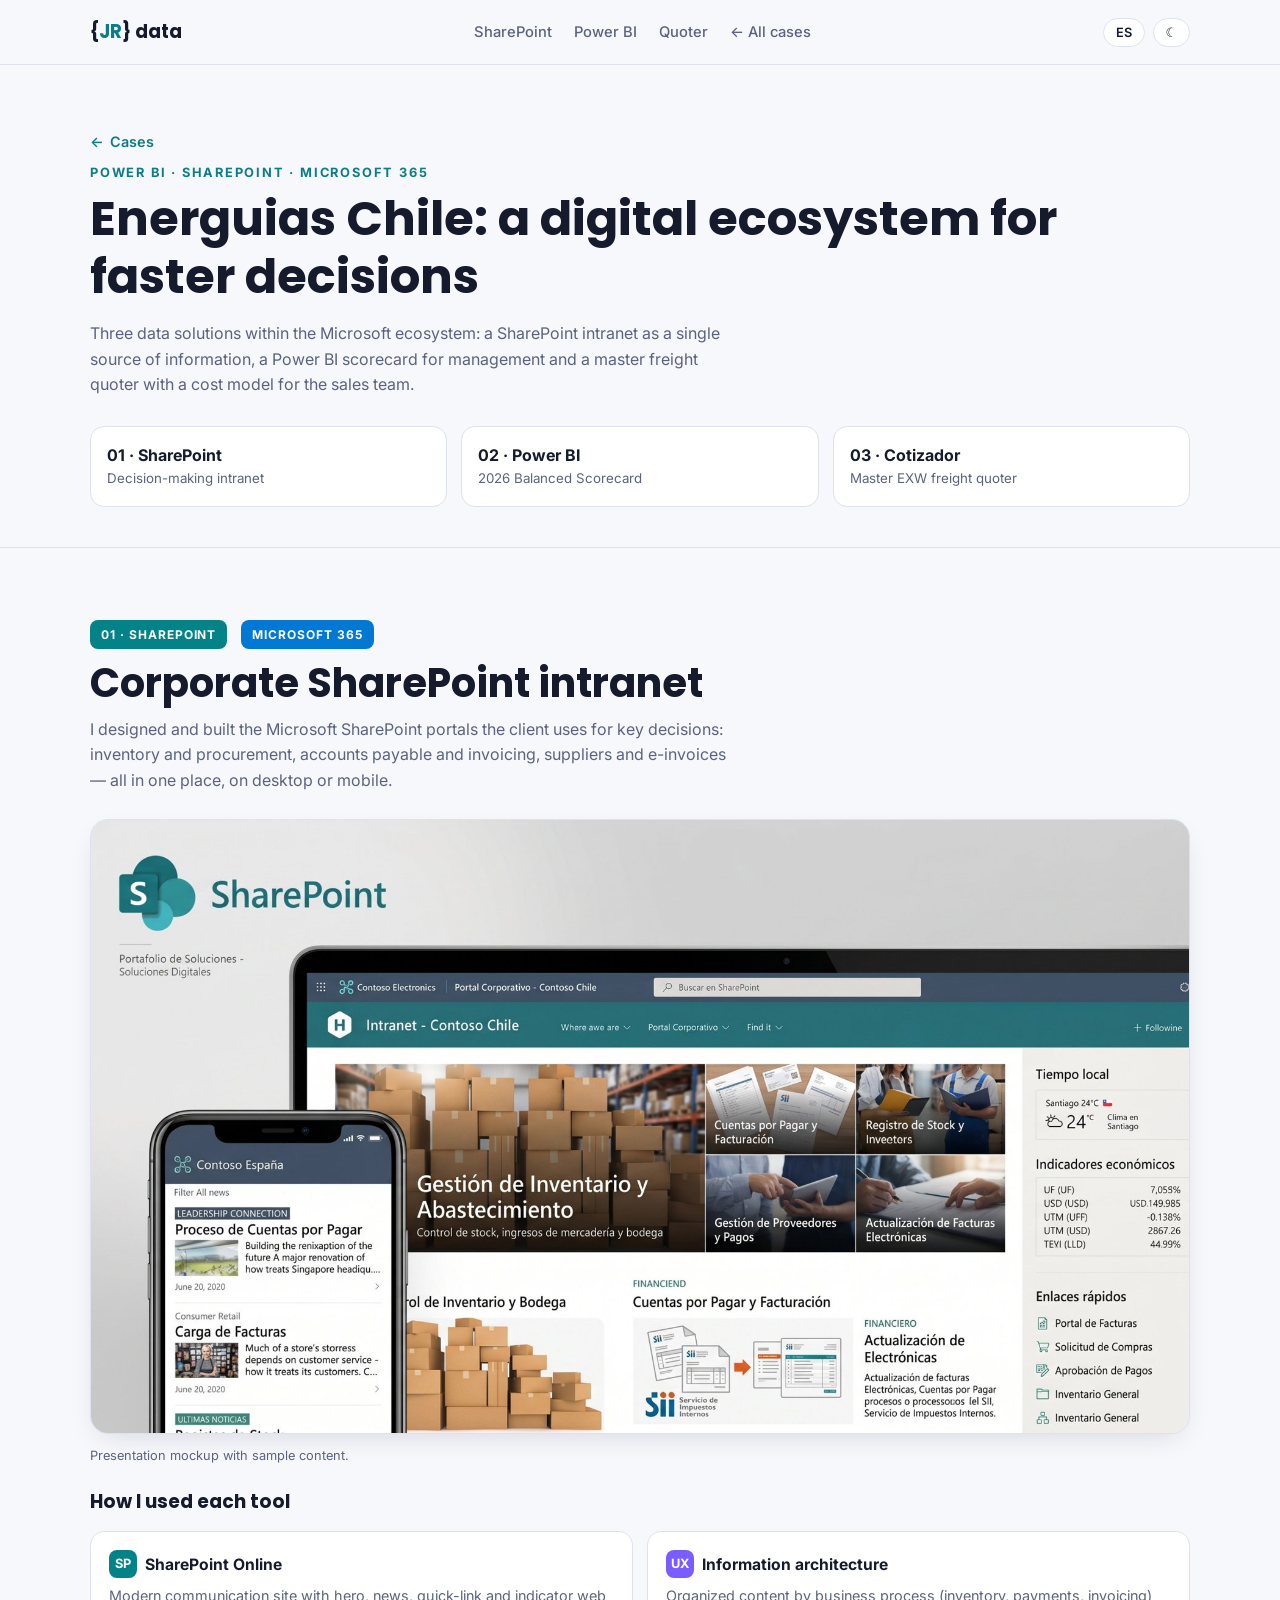
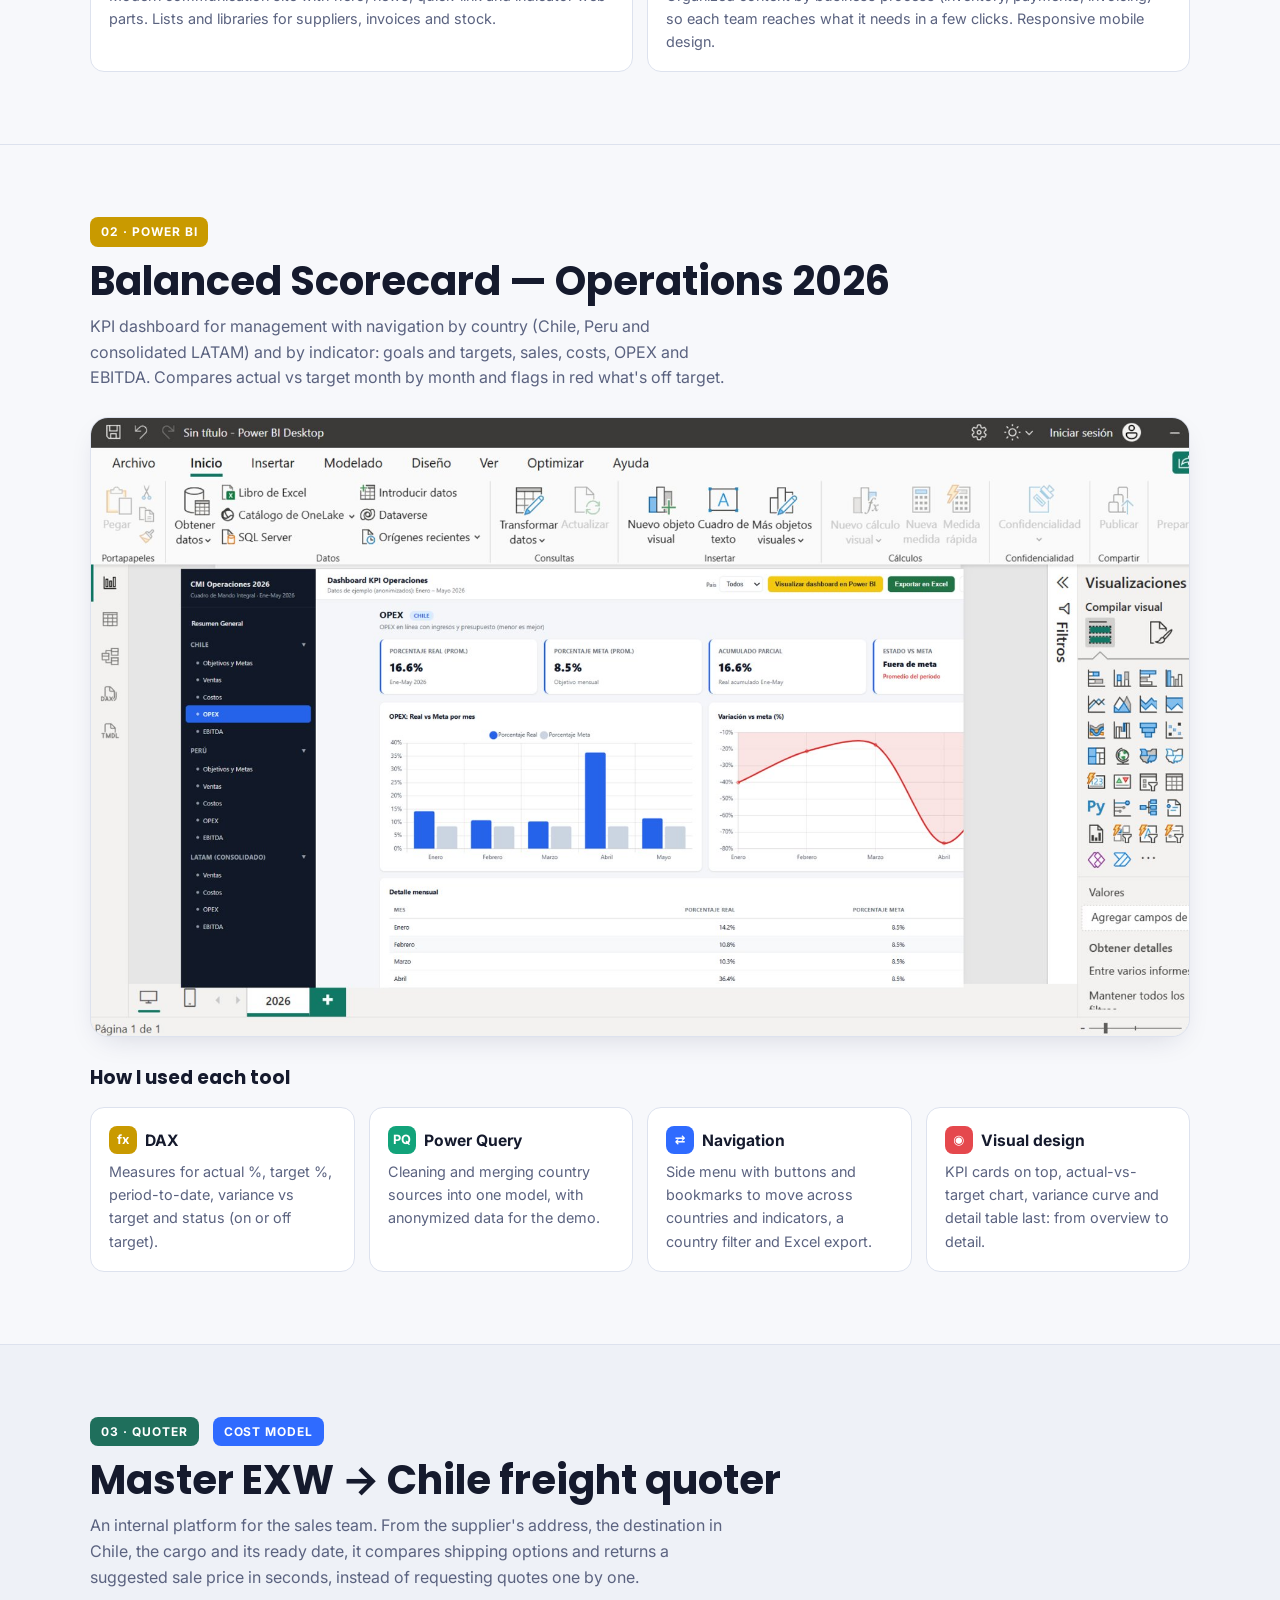
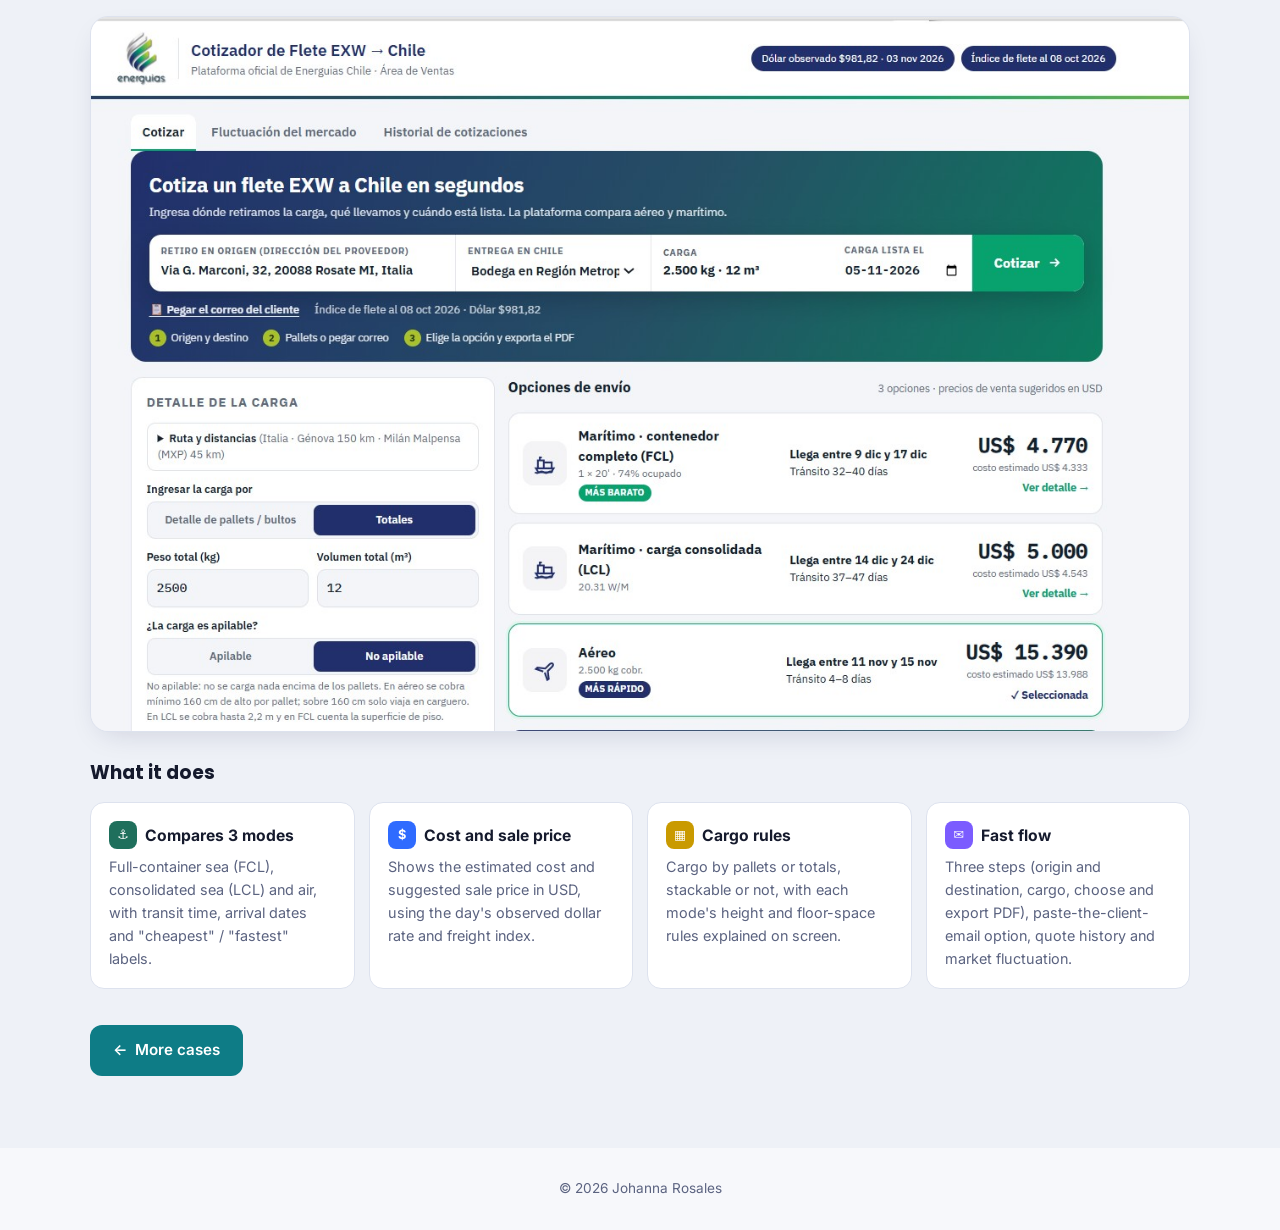
<file: portafolio-data/casos/energuias.html>
<!doctype html>
<html lang="es" data-lang="es">
<head>
<meta charset="utf-8">
<meta name="viewport" content="width=device-width, initial-scale=1">
<title>Energuias — Johanna Rosales</title>
<meta name="description" content="Proyectos para Energuias Chile: intranet SharePoint, app interna en React Native y cuadro de mando en Power BI.">
<link rel="preconnect" href="https://fonts.googleapis.com">
<link href="https://fonts.googleapis.com/css2?family=Inter:wght@400;500;600;700&family=Poppins:wght@600;700&display=swap" rel="stylesheet">
<link rel="stylesheet" href="../css/styles.css">
<link rel="stylesheet" href="../css/data.css">
<script src="../js/main.js"></script>
<style>
  .proj{padding:72px 0;border-bottom:1px solid var(--line)}
  .proj:last-of-type{border-bottom:0}
  .proj-head{display:flex;align-items:center;gap:14px;margin-bottom:10px;flex-wrap:wrap}
  .proj-tag{font-size:.75rem;font-weight:700;letter-spacing:.08em;text-transform:uppercase;padding:5px 11px;border-radius:8px;color:#fff}
  .shot{border-radius:18px;overflow:hidden;border:1px solid var(--line);box-shadow:var(--shadow);margin:26px 0 30px;background:var(--surface-2)}
  .shot img{width:100%;height:auto;cursor:zoom-in}
  .tools{display:grid;grid-template-columns:repeat(auto-fit,minmax(250px,1fr));gap:14px;margin-top:18px}
  .tool{background:var(--surface);border:1px solid var(--line);border-radius:14px;padding:18px}
  .tool b{display:flex;align-items:center;gap:8px;font-size:.98rem;margin-bottom:6px}
  .tool p{color:var(--muted);font-size:.9rem}
  .tool .ic{width:28px;height:28px;border-radius:8px;display:inline-flex;align-items:center;justify-content:center;font-size:.8rem;font-weight:700;color:#fff}
  .lightbox{position:fixed;inset:0;background:rgba(5,8,20,.92);display:none;align-items:center;justify-content:center;z-index:100;padding:16px;cursor:zoom-out}
  .lightbox.on{display:flex}
  .lightbox img{max-width:100%;max-height:100%;border-radius:10px}
  .intro-grid{display:grid;grid-template-columns:repeat(3,1fr);gap:14px;margin-top:28px}
  .intro-grid a{background:var(--surface);border:1px solid var(--line);border-radius:14px;padding:16px;color:var(--text)}
  .intro-grid a:hover{border-color:var(--accent)}
  .intro-grid small{color:var(--muted);display:block}
  @media(max-width:900px){.intro-grid{grid-template-columns:1fr 1fr}}@media(max-width:520px){.intro-grid{grid-template-columns:1fr}}
</style>
</head>
<body>

<nav class="nav">
  <div class="wrap">
    <a class="logo" href="../index.html">{<b>JR</b>} data</a>
    <ul class="nav-links">
      <li><a href="#sharepoint">SharePoint</a></li>
      <li><a href="#powerbi">Power BI</a></li>
      <li><a href="#cotizador"><span lang="es">Cotizador</span><span lang="en">Quoter</span></a></li>
      <li><a href="../index.html#projects"><span lang="es">← Todos los casos</span><span lang="en">← All cases</span></a></li>
    </ul>
    <div class="nav-tools">
      <button class="chip-btn" id="langBtn">EN</button>
      <button class="chip-btn" id="themeBtn">☾</button>
      <button class="chip-btn menu-btn" id="menuBtn">☰</button>
    </div>
  </div>
</nav>

<header class="case-hero">
  <div class="wrap">
    <a class="back" href="../index.html#projects">← <span lang="es">Casos</span><span lang="en">Cases</span></a>
    <p class="eyebrow">Power BI · SharePoint · Microsoft 365</p>
    <h1><span lang="es">Energuias Chile: un ecosistema digital para decidir más rápido</span><span lang="en">Energuias Chile: a digital ecosystem for faster decisions</span></h1>
    <p class="sec-sub" lang="es">Tres soluciones de datos dentro del ecosistema Microsoft: una intranet en SharePoint como fuente única de información, un cuadro de mando en Power BI para la gerencia y un cotizador maestro de fletes con modelo de costos para el área de ventas.</p>
    <p class="sec-sub" lang="en">Three data solutions within the Microsoft ecosystem: a SharePoint intranet as a single source of information, a Power BI scorecard for management and a master freight quoter with a cost model for the sales team.</p>
    <div class="intro-grid">
      <a href="#sharepoint"><b>01 · SharePoint</b><small lang="es">Intranet para la toma de decisiones</small><small lang="en">Decision-making intranet</small></a>
      <a href="#powerbi"><b>02 · Power BI</b><small lang="es">Cuadro de Mando Integral 2026</small><small lang="en">2026 Balanced Scorecard</small></a>
      <a href="#cotizador"><b>03 · Cotizador</b><small lang="es">Cotizador Maestro de flete EXW</small><small lang="en">Master EXW freight quoter</small></a>
    </div>
  </div>
</header>

<!-- ===== 1 SHAREPOINT ===== -->
<section class="proj" id="sharepoint"><div class="wrap">
  <div class="proj-head"><span class="proj-tag" style="background:#038387">01 · SharePoint</span><span class="proj-tag" style="background:#0078d4">Microsoft 365</span></div>
  <h2 class="sec-title"><span lang="es">Intranet corporativa en SharePoint</span><span lang="en">Corporate SharePoint intranet</span></h2>
  <p class="sec-sub" lang="es">Diseñé y desarrollé en Microsoft SharePoint los portales que el cliente usa para tomar decisiones importantes: inventario y abastecimiento, cuentas por pagar y facturación, proveedores y facturas electrónicas, todo en un solo lugar y accesible desde el computador o el celular.</p>
  <p class="sec-sub" lang="en">I designed and built the Microsoft SharePoint portals the client uses for key decisions: inventory and procurement, accounts payable and invoicing, suppliers and e-invoices — all in one place, on desktop or mobile.</p>
  <div class="shot"><img src="../img/energuias-sharepoint.jpg" alt="Intranet SharePoint en escritorio y móvil" loading="lazy"></div>
  <p class="note" style="margin-top:-18px;margin-bottom:24px" lang="es">Imagen de presentación (mockup) con contenido de ejemplo.</p><p class="note" style="margin-top:-18px;margin-bottom:24px" lang="en">Presentation mockup with sample content.</p>
  <h3 lang="es">Cómo usé cada herramienta</h3><h3 lang="en">How I used each tool</h3>
  <div class="tools">
    <div class="tool"><b><span class="ic" style="background:#038387">SP</span>SharePoint Online</b>
      <p lang="es">Sitio de comunicación moderno con web parts de héroe, noticias, enlaces rápidos e indicadores. Listas y bibliotecas para proveedores, facturas y stock.</p>
      <p lang="en">Modern communication site with hero, news, quick-link and indicator web parts. Lists and libraries for suppliers, invoices and stock.</p></div>
    <div class="tool"><b><span class="ic" style="background:#7b5cff">UX</span><span lang="es">Arquitectura de información</span><span lang="en">Information architecture</span></b>
      <p lang="es">Ordené los contenidos por proceso de negocio (inventario, pagos, facturación) para que cada área llegue a lo suyo en pocos clics. Diseño responsive para móvil.</p>
      <p lang="en">Organized content by business process (inventory, payments, invoicing) so each team reaches what it needs in a few clicks. Responsive mobile design.</p></div>
    
  </div>
</div></section>



<!-- ===== 3 POWER BI ===== -->
<section class="proj" id="powerbi"><div class="wrap">
  <div class="proj-head"><span class="proj-tag" style="background:#c99a00">02 · Power BI</span></div>
  <h2 class="sec-title"><span lang="es">Cuadro de Mando Integral — Operaciones 2026</span><span lang="en">Balanced Scorecard — Operations 2026</span></h2>
  <p class="sec-sub" lang="es">Dashboard de KPIs para la gerencia con navegación por país (Chile, Perú y LATAM consolidado) y por indicador: objetivos y metas, ventas, costos, OPEX y EBITDA. Compara el real contra la meta mes a mes y marca en rojo lo que está fuera de meta.</p>
  <p class="sec-sub" lang="en">KPI dashboard for management with navigation by country (Chile, Peru and consolidated LATAM) and by indicator: goals and targets, sales, costs, OPEX and EBITDA. Compares actual vs target month by month and flags in red what's off target.</p>
  <div class="shot"><img src="../img/energuias-powerbi.jpg" alt="Cuadro de Mando Integral en Power BI Desktop" loading="lazy"></div>
  <h3 lang="es">Cómo usé cada herramienta</h3><h3 lang="en">How I used each tool</h3>
  <div class="tools">
    <div class="tool"><b><span class="ic" style="background:#c99a00">fx</span>DAX</b>
      <p lang="es">Medidas para porcentaje real, porcentaje meta, acumulado del período, variación vs meta y estado (dentro o fuera de meta).</p>
      <p lang="en">Measures for actual %, target %, period-to-date, variance vs target and status (on or off target).</p></div>
    <div class="tool"><b><span class="ic" style="background:#12a37a">PQ</span>Power Query</b>
      <p lang="es">Limpieza y unión de las fuentes por país en un solo modelo, con datos anonimizados para la demo.</p>
      <p lang="en">Cleaning and merging country sources into one model, with anonymized data for the demo.</p></div>
    <div class="tool"><b><span class="ic" style="background:#2f6bff">⇄</span><span lang="es">Navegación</span><span lang="en">Navigation</span></b>
      <p lang="es">Menú lateral con botones y marcadores para moverse por país e indicador, filtro de país y exportación a Excel.</p>
      <p lang="en">Side menu with buttons and bookmarks to move across countries and indicators, a country filter and Excel export.</p></div>
    <div class="tool"><b><span class="ic" style="background:#e5484d">◉</span><span lang="es">Diseño visual</span><span lang="en">Visual design</span></b>
      <p lang="es">Tarjetas KPI arriba, gráfico real vs meta, curva de variación y tabla de detalle al final: de lo general a lo particular.</p>
      <p lang="en">KPI cards on top, actual-vs-target chart, variance curve and detail table last: from overview to detail.</p></div>
  </div>
</div></section>

<!-- ===== 4 COTIZADOR ===== -->
<section class="proj" id="cotizador" style="background:var(--surface-2)"><div class="wrap">
  <div class="proj-head"><span class="proj-tag" style="background:#1f6f5c">03 · <span lang="es">Cotizador</span><span lang="en">Quoter</span></span><span class="proj-tag" style="background:#2f6bff"><span lang="es">Modelo de costos</span><span lang="en">Cost model</span></span></div>
  <h2 class="sec-title"><span lang="es">Cotizador Maestro de flete EXW → Chile</span><span lang="en">Master EXW → Chile freight quoter</span></h2>
  <p class="sec-sub" lang="es">Plataforma interna para el área de ventas. Con la dirección del proveedor, el destino en Chile, la carga y la fecha en que está lista, compara las opciones de embarque y entrega el precio de venta sugerido en segundos, en vez de pedir cotizaciones una por una.</p>
  <p class="sec-sub" lang="en">An internal platform for the sales team. From the supplier's address, the destination in Chile, the cargo and its ready date, it compares shipping options and returns a suggested sale price in seconds, instead of requesting quotes one by one.</p>
  <div class="shot"><img src="../img/energuias-cotizador.jpg" alt="Cotizador de flete EXW a Chile" loading="lazy"></div>
  <h3 lang="es">Qué resuelve</h3><h3 lang="en">What it does</h3>
  <div class="tools">
    <div class="tool"><b><span class="ic" style="background:#1f6f5c">⚓</span><span lang="es">Compara 3 modalidades</span><span lang="en">Compares 3 modes</span></b>
      <p lang="es">Marítimo contenedor completo (FCL), marítimo consolidado (LCL) y aéreo, con tránsito, fechas de llegada y etiquetas «más barato» y «más rápido».</p>
      <p lang="en">Full-container sea (FCL), consolidated sea (LCL) and air, with transit time, arrival dates and "cheapest" / "fastest" labels.</p></div>
    <div class="tool"><b><span class="ic" style="background:#2f6bff">$</span><span lang="es">Costo y precio de venta</span><span lang="en">Cost and sale price</span></b>
      <p lang="es">Muestra el costo estimado y el precio de venta sugerido en USD, usando el dólar observado y el índice de flete del día.</p>
      <p lang="en">Shows the estimated cost and suggested sale price in USD, using the day's observed dollar rate and freight index.</p></div>
    <div class="tool"><b><span class="ic" style="background:#c99a00">▦</span><span lang="es">Reglas de carga</span><span lang="en">Cargo rules</span></b>
      <p lang="es">Carga por pallets o por totales, apilable o no apilable, con las reglas de alto y superficie de cada modalidad explicadas en pantalla.</p>
      <p lang="en">Cargo by pallets or totals, stackable or not, with each mode's height and floor-space rules explained on screen.</p></div>
    <div class="tool"><b><span class="ic" style="background:#7b5cff">✉</span><span lang="es">Flujo rápido</span><span lang="en">Fast flow</span></b>
      <p lang="es">Tres pasos (origen y destino, carga, elegir y exportar PDF), opción de pegar el correo del cliente, historial de cotizaciones y fluctuación del mercado.</p>
      <p lang="en">Three steps (origin and destination, cargo, choose and export PDF), paste-the-client-email option, quote history and market fluctuation.</p></div>
  </div>
  <div class="btns" style="margin-top:36px"><a class="btn btn-primary" href="../index.html#projects">← <span lang="es">Ver más casos</span><span lang="en">More cases</span></a></div>
</div></section>

<div class="lightbox" id="lb"><img alt=""></div>
<footer>© 2026 Johanna Rosales</footer>
<script>
  const lb=document.getElementById('lb');
  document.querySelectorAll('.shot img').forEach(i=>i.addEventListener('click',()=>{lb.querySelector('img').src=i.src;lb.classList.add('on');}));
  lb.addEventListener('click',()=>lb.classList.remove('on'));
</script>
</body>
</html>
</file>
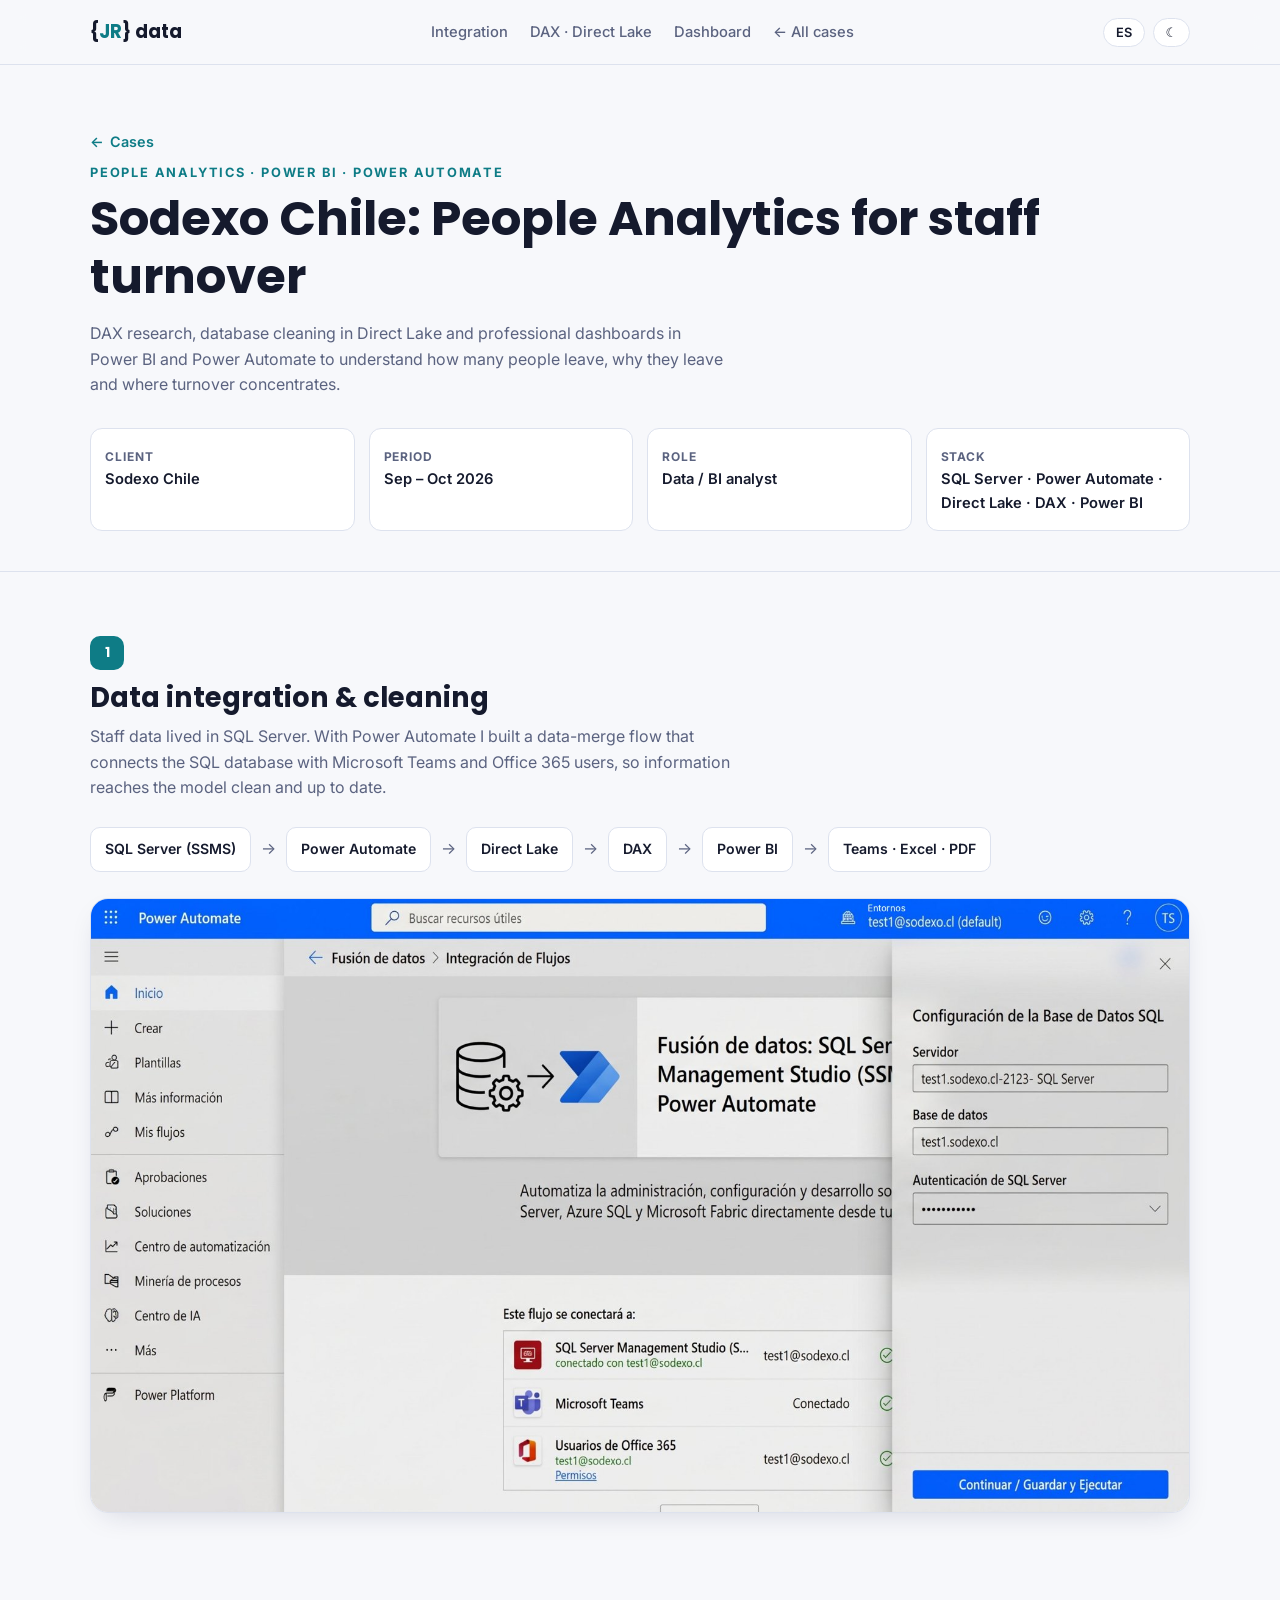
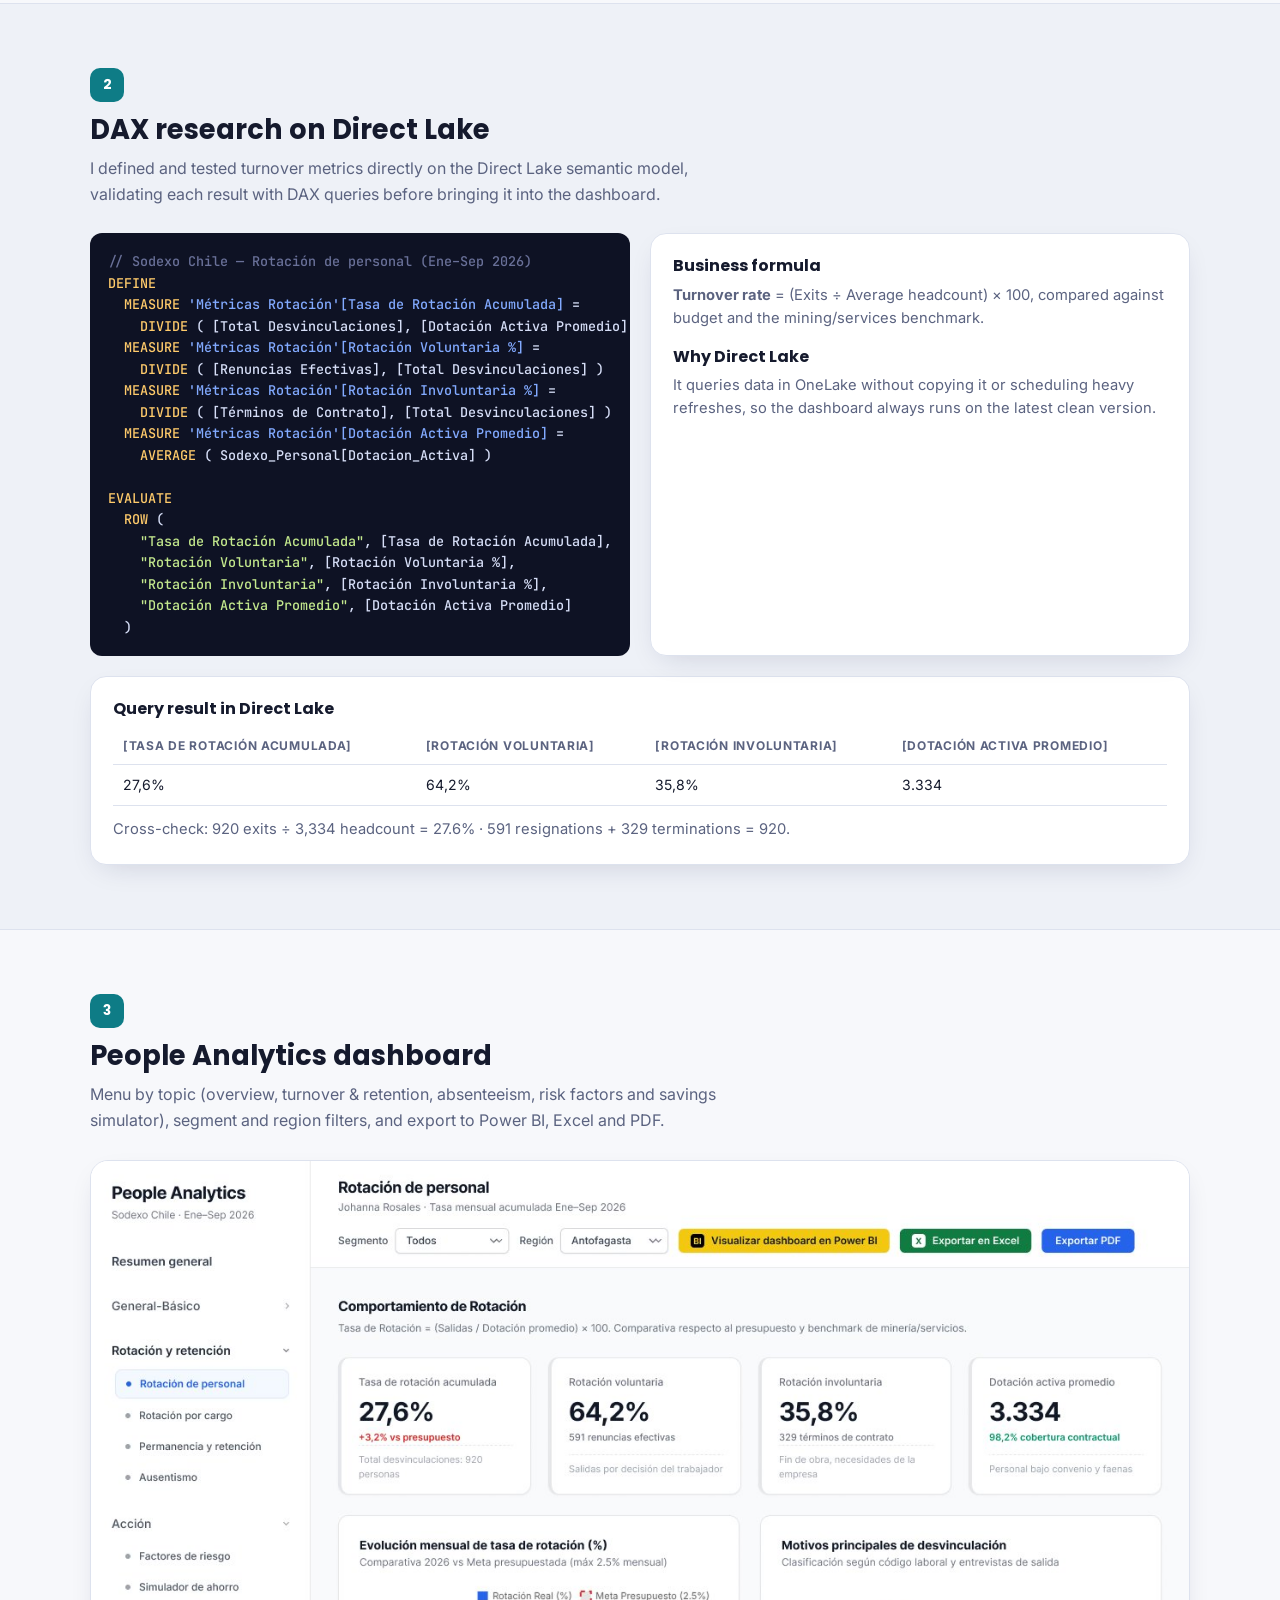
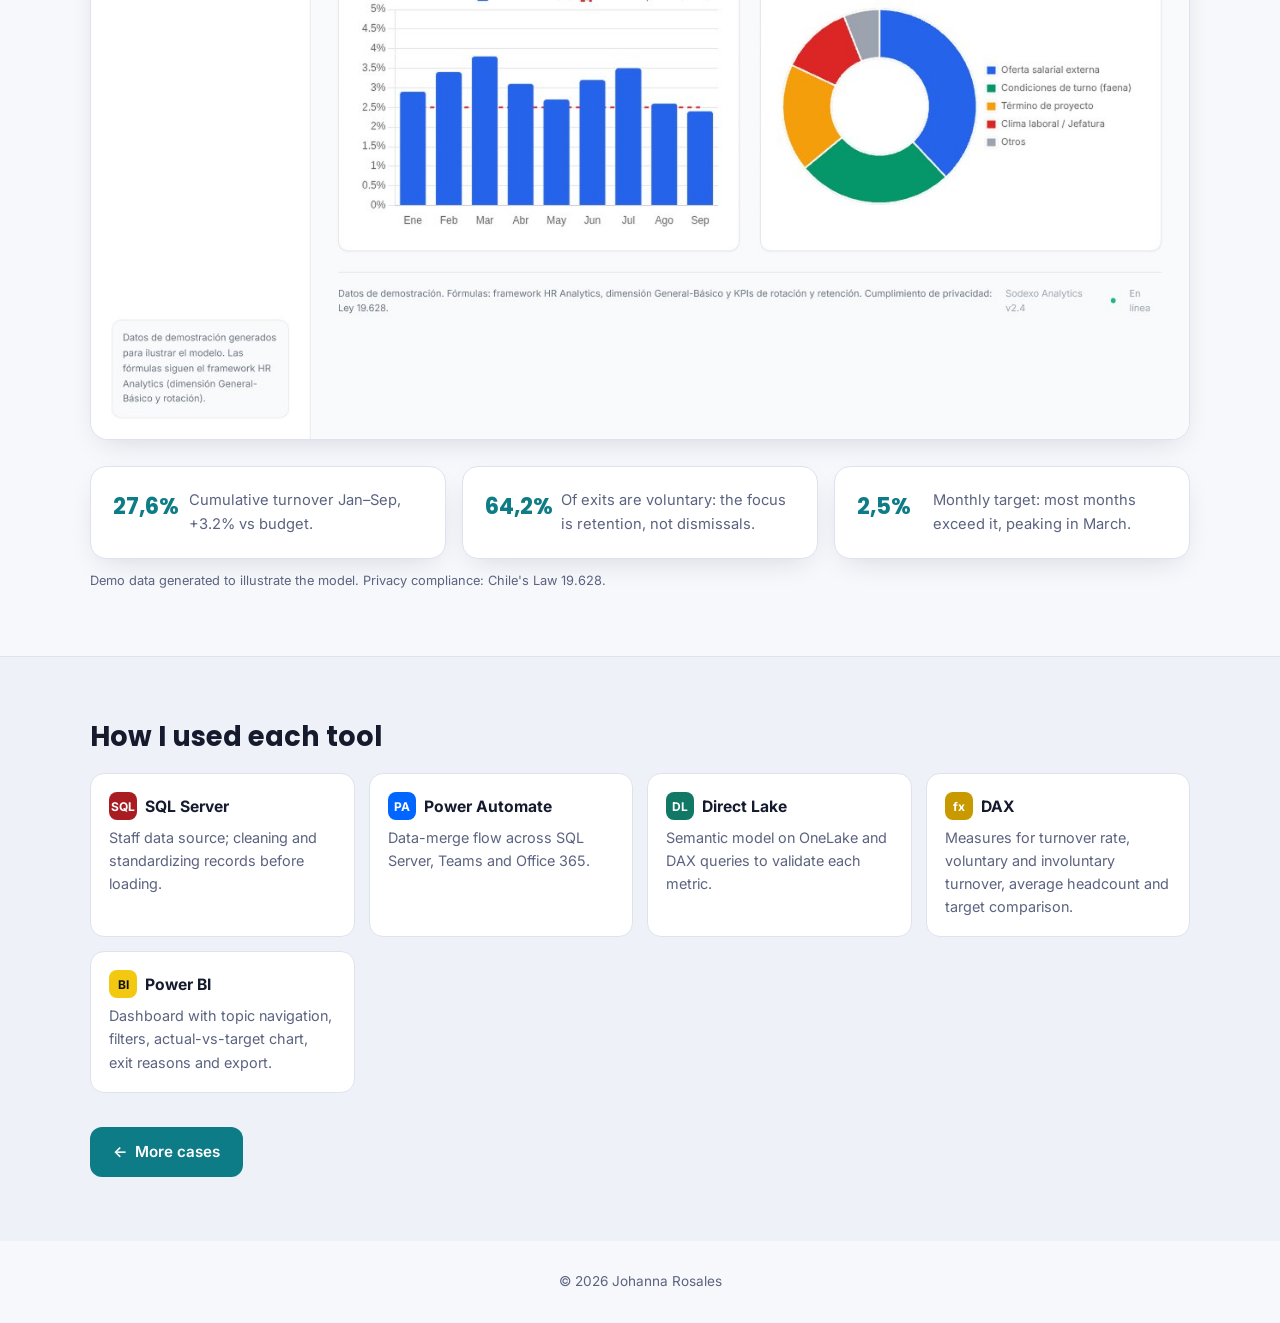
<file: portafolio-data/casos/sodexo.html>
<!doctype html>
<html lang="es" data-lang="es">
<head>
<meta charset="utf-8">
<meta name="viewport" content="width=device-width, initial-scale=1">
<title>People Analytics Sodexo — Johanna Rosales</title>
<meta name="description" content="Caso de estudio: People Analytics de rotación de personal para Sodexo Chile con Power Automate, SQL Server, Direct Lake, DAX y Power BI.">
<link rel="preconnect" href="https://fonts.googleapis.com">
<link href="https://fonts.googleapis.com/css2?family=Inter:wght@400;500;600;700&family=Poppins:wght@600;700&family=JetBrains+Mono:wght@500&display=swap" rel="stylesheet">
<link rel="stylesheet" href="../css/styles.css">
<link rel="stylesheet" href="../css/data.css">
<script src="../js/main.js"></script>
<style>
  .shot{border-radius:18px;overflow:hidden;border:1px solid var(--line);box-shadow:var(--shadow);margin:6px 0 26px;background:var(--surface)}
  .shot img{width:100%;height:auto;cursor:zoom-in}
  .tools{display:grid;grid-template-columns:repeat(auto-fit,minmax(240px,1fr));gap:14px}
  .tool{background:var(--surface);border:1px solid var(--line);border-radius:14px;padding:18px}
  .tool b{display:flex;align-items:center;gap:8px;font-size:.98rem;margin-bottom:6px}
  .tool p{color:var(--muted);font-size:.9rem}
  .ic{width:28px;height:28px;border-radius:8px;display:inline-flex;align-items:center;justify-content:center;font-size:.75rem;font-weight:700;color:#fff}
  .flow{display:flex;flex-wrap:wrap;align-items:center;gap:10px;margin:8px 0 26px}
  .flow span{background:var(--surface);border:1px solid var(--line);border-radius:10px;padding:10px 14px;font-weight:600;font-size:.88rem}
  .flow i{color:var(--muted);font-style:normal}
  .lightbox{position:fixed;inset:0;background:rgba(5,8,20,.92);display:none;align-items:center;justify-content:center;z-index:100;padding:16px;cursor:zoom-out}
  .lightbox.on{display:flex}.lightbox img{max-width:100%;max-height:100%;border-radius:10px}
</style>
</head>
<body>

<nav class="nav">
  <div class="wrap">
    <a class="logo" href="../index.html">{<b>JR</b>} data</a>
    <ul class="nav-links">
      <li><a href="#s1"><span lang="es">Integración</span><span lang="en">Integration</span></a></li>
      <li><a href="#s2">DAX · Direct Lake</a></li>
      <li><a href="#s3">Dashboard</a></li>
      <li><a href="../index.html#projects"><span lang="es">← Todos los casos</span><span lang="en">← All cases</span></a></li>
    </ul>
    <div class="nav-tools">
      <button class="chip-btn" id="langBtn">EN</button>
      <button class="chip-btn" id="themeBtn">☾</button>
      <button class="chip-btn menu-btn" id="menuBtn">☰</button>
    </div>
  </div>
</nav>

<header class="case-hero">
  <div class="wrap">
    <a class="back" href="../index.html#projects">← <span lang="es">Casos</span><span lang="en">Cases</span></a>
    <p class="eyebrow">People Analytics · Power BI · Power Automate</p>
    <h1><span lang="es">Sodexo Chile: People Analytics de rotación de personal</span><span lang="en">Sodexo Chile: People Analytics for staff turnover</span></h1>
    <p class="sec-sub" lang="es">Investigación en DAX, limpieza de la base de datos en Direct Lake y dashboards profesionales en Power BI y Power Automate para entender cuánta gente se va, por qué se va y dónde se concentra la rotación.</p>
    <p class="sec-sub" lang="en">DAX research, database cleaning in Direct Lake and professional dashboards in Power BI and Power Automate to understand how many people leave, why they leave and where turnover concentrates.</p>
    <div class="meta">
      <div><small lang="es">Cliente</small><small lang="en">Client</small><p>Sodexo Chile</p></div>
      <div><small lang="es">Período</small><small lang="en">Period</small><p lang="es">Sep – Oct 2026</p><p lang="en">Sep – Oct 2026</p></div>
      <div><small lang="es">Rol</small><small lang="en">Role</small><p lang="es">Analista de datos / BI</p><p lang="en">Data / BI analyst</p></div>
      <div><small>Stack</small><p>SQL Server · Power Automate · Direct Lake · DAX · Power BI</p></div>
    </div>
  </div>
</header>

<!-- 1 Integración -->
<section class="step" id="s1"><div class="wrap">
  <span class="step-num">1</span>
  <h2><span lang="es">Integración y limpieza de datos</span><span lang="en">Data integration &amp; cleaning</span></h2>
  <p class="sec-sub" lang="es">Los datos de personal vivían en SQL Server. Con Power Automate armé un flujo de fusión de datos que conecta la base SQL con Microsoft Teams y los usuarios de Office 365, para que la información llegue limpia y actualizada al modelo.</p>
  <p class="sec-sub" lang="en">Staff data lived in SQL Server. With Power Automate I built a data-merge flow that connects the SQL database with Microsoft Teams and Office 365 users, so information reaches the model clean and up to date.</p>
  <div class="flow"><span>SQL Server (SSMS)</span><i>→</i><span>Power Automate</span><i>→</i><span>Direct Lake</span><i>→</i><span>DAX</span><i>→</i><span>Power BI</span><i>→</i><span>Teams · Excel · PDF</span></div>
  <div class="shot"><img src="../img/sodexo-automate.jpg" alt="Flujo de Power Automate conectado a SQL Server, Teams y Office 365" loading="lazy"></div>
</div></section>

<!-- 2 DAX -->
<section class="step" id="s2" style="background:var(--surface-2)"><div class="wrap">
  <span class="step-num">2</span>
  <h2><span lang="es">Investigación en DAX sobre Direct Lake</span><span lang="en">DAX research on Direct Lake</span></h2>
  <p class="sec-sub" lang="es">Definí y probé las métricas de rotación directamente sobre el modelo semántico en Direct Lake, validando cada resultado en consultas DAX antes de llevarlo al dashboard.</p>
  <p class="sec-sub" lang="en">I defined and tested turnover metrics directly on the Direct Lake semantic model, validating each result with DAX queries before bringing it into the dashboard.</p>
  <div class="cols-2">
<pre><span class="c">// Sodexo Chile — Rotación de personal (Ene–Sep 2026)</span>
<span class="k">DEFINE</span>
  <span class="k">MEASURE</span> <span class="f">'Métricas Rotación'[Tasa de Rotación Acumulada]</span> =
    <span class="k">DIVIDE</span> ( [Total Desvinculaciones], [Dotación Activa Promedio] )
  <span class="k">MEASURE</span> <span class="f">'Métricas Rotación'[Rotación Voluntaria %]</span> =
    <span class="k">DIVIDE</span> ( [Renuncias Efectivas], [Total Desvinculaciones] )
  <span class="k">MEASURE</span> <span class="f">'Métricas Rotación'[Rotación Involuntaria %]</span> =
    <span class="k">DIVIDE</span> ( [Términos de Contrato], [Total Desvinculaciones] )
  <span class="k">MEASURE</span> <span class="f">'Métricas Rotación'[Dotación Activa Promedio]</span> =
    <span class="k">AVERAGE</span> ( Sodexo_Personal[Dotacion_Activa] )

<span class="k">EVALUATE</span>
  <span class="k">ROW</span> (
    <span class="s">"Tasa de Rotación Acumulada"</span>, [Tasa de Rotación Acumulada],
    <span class="s">"Rotación Voluntaria"</span>, [Rotación Voluntaria %],
    <span class="s">"Rotación Involuntaria"</span>, [Rotación Involuntaria %],
    <span class="s">"Dotación Activa Promedio"</span>, [Dotación Activa Promedio]
  )</pre>
    <div class="panel">
      <h4><span lang="es">Fórmula de negocio</span><span lang="en">Business formula</span></h4>
      <p lang="es"><b>Tasa de rotación</b> = (Salidas ÷ Dotación promedio) × 100, comparada contra el presupuesto y el benchmark de minería y servicios.</p>
      <p lang="en"><b>Turnover rate</b> = (Exits ÷ Average headcount) × 100, compared against budget and the mining/services benchmark.</p>
      <h4 style="margin-top:16px"><span lang="es">Por qué Direct Lake</span><span lang="en">Why Direct Lake</span></h4>
      <p lang="es">Permite consultar los datos en OneLake sin copiarlos ni programar actualizaciones pesadas, así el dashboard trabaja sobre la versión limpia más reciente.</p>
      <p lang="en">It queries data in OneLake without copying it or scheduling heavy refreshes, so the dashboard always runs on the latest clean version.</p>
    </div>
  </div>
  <div class="panel" style="margin-top:20px;overflow-x:auto">
    <h4><span lang="es">Resultado de la consulta en Direct Lake</span><span lang="en">Query result in Direct Lake</span></h4>
    <table class="clean" style="margin-top:8px">
      <thead><tr><th>[Tasa de Rotación Acumulada]</th><th>[Rotación Voluntaria]</th><th>[Rotación Involuntaria]</th><th>[Dotación Activa Promedio]</th></tr></thead>
      <tbody><tr><td>27,6%</td><td>64,2%</td><td>35,8%</td><td>3.334</td></tr></tbody>
    </table>
    <p class="note" lang="es">Validación cruzada: 920 desvinculaciones ÷ 3.334 de dotación = 27,6% · 591 renuncias + 329 términos = 920.</p>
    <p class="note" lang="en">Cross-check: 920 exits ÷ 3,334 headcount = 27.6% · 591 resignations + 329 terminations = 920.</p>
  </div>
</div></section>

<!-- 3 Dashboard -->
<section class="step" id="s3"><div class="wrap">
  <span class="step-num">3</span>
  <h2><span lang="es">Dashboard People Analytics</span><span lang="en">People Analytics dashboard</span></h2>
  <p class="sec-sub" lang="es">Menú por tema (resumen, rotación y retención, ausentismo, factores de riesgo y simulador de ahorro), filtros por segmento y región, y exportación a Power BI, Excel y PDF.</p>
  <p class="sec-sub" lang="en">Menu by topic (overview, turnover &amp; retention, absenteeism, risk factors and savings simulator), segment and region filters, and export to Power BI, Excel and PDF.</p>
  <div class="shot"><img src="../img/sodexo-dashboard.jpg" alt="Dashboard de rotación de personal" loading="lazy"></div>
  <div class="cols-3">
    <div class="panel insight"><b>27,6%</b><p lang="es">Rotación acumulada Ene–Sep, +3,2% vs presupuesto.</p><p lang="en">Cumulative turnover Jan–Sep, +3.2% vs budget.</p></div>
    <div class="panel insight"><b>64,2%</b><p lang="es">De las salidas son voluntarias: el foco está en retención, no en despidos.</p><p lang="en">Of exits are voluntary: the focus is retention, not dismissals.</p></div>
    <div class="panel insight"><b>2,5%</b><p lang="es">Meta mensual: la mayoría de los meses la superan, con peak en marzo.</p><p lang="en">Monthly target: most months exceed it, peaking in March.</p></div>
  </div>
  <p class="note" lang="es">Datos de demostración generados para ilustrar el modelo. Cumplimiento de privacidad: Ley 19.628.</p>
  <p class="note" lang="en">Demo data generated to illustrate the model. Privacy compliance: Chile's Law 19.628.</p>
</div></section>

<!-- Herramientas -->
<section class="step" style="background:var(--surface-2);border-bottom:0"><div class="wrap">
  <h2><span lang="es">Cómo usé cada herramienta</span><span lang="en">How I used each tool</span></h2>
  <div class="tools" style="margin-top:20px">
    <div class="tool"><b><span class="ic" style="background:#a91d22">SQL</span>SQL Server</b>
      <p lang="es">Fuente de datos de personal; limpieza y estandarización de registros antes de cargarlos.</p>
      <p lang="en">Staff data source; cleaning and standardizing records before loading.</p></div>
    <div class="tool"><b><span class="ic" style="background:#0066ff">PA</span>Power Automate</b>
      <p lang="es">Flujo de fusión de datos entre SQL Server, Teams y Office 365.</p>
      <p lang="en">Data-merge flow across SQL Server, Teams and Office 365.</p></div>
    <div class="tool"><b><span class="ic" style="background:#117865">DL</span>Direct Lake</b>
      <p lang="es">Modelo semántico sobre OneLake y consultas DAX para validar cada métrica.</p>
      <p lang="en">Semantic model on OneLake and DAX queries to validate each metric.</p></div>
    <div class="tool"><b><span class="ic" style="background:#c99a00">fx</span>DAX</b>
      <p lang="es">Medidas de tasa de rotación, rotación voluntaria e involuntaria, dotación promedio y comparación contra meta.</p>
      <p lang="en">Measures for turnover rate, voluntary and involuntary turnover, average headcount and target comparison.</p></div>
    <div class="tool"><b><span class="ic" style="background:#f2c811;color:#111">BI</span>Power BI</b>
      <p lang="es">Dashboard con navegación por tema, filtros, gráfico real vs meta, motivos de salida y exportación.</p>
      <p lang="en">Dashboard with topic navigation, filters, actual-vs-target chart, exit reasons and export.</p></div>
  </div>
  <div class="btns" style="margin-top:34px"><a class="btn btn-primary" href="../index.html#projects">← <span lang="es">Ver más casos</span><span lang="en">More cases</span></a></div>
</div></section>

<div class="lightbox" id="lb"><img alt=""></div>
<footer>© 2026 Johanna Rosales</footer>
<script>
  const lb=document.getElementById('lb');
  document.querySelectorAll('.shot img').forEach(i=>i.addEventListener('click',()=>{lb.querySelector('img').src=i.src;lb.classList.add('on');}));
  lb.addEventListener('click',()=>lb.classList.remove('on'));
</script>
</body>
</html>
</file>
<file: portafolio-data/css/styles.css>
/* ===== Tokens ===== */
:root{
  --bg:#f7f8fb; --surface:#ffffff; --surface-2:#eef1f7; --text:#151a2d; --muted:#5b6380;
  --line:#dde2ee; --accent:#2f6bff; --accent-2:#f2c811; --accent-3:#7b5cff; --ok:#12a37a;
  --dark-band:#11152a; --dark-text:#e9ecf7; --dark-muted:#9aa3c2;
  --radius:16px; --shadow:0 10px 30px -12px rgba(20,30,70,.18);
  --font:'Inter',system-ui,sans-serif; --display:'Poppins',var(--font);
}
@media (prefers-color-scheme: dark){
  :root:not([data-theme="light"]){
    --bg:#0c0f1d; --surface:#151a2e; --surface-2:#1c2238; --text:#e9ecf7; --muted:#9aa3c2;
    --line:#2a3150; --accent:#6f97ff; --dark-band:#070914; --shadow:0 10px 30px -12px rgba(0,0,0,.6);
  }
}
:root[data-theme="dark"]{
  --bg:#0c0f1d; --surface:#151a2e; --surface-2:#1c2238; --text:#e9ecf7; --muted:#9aa3c2;
  --line:#2a3150; --accent:#6f97ff; --dark-band:#070914; --shadow:0 10px 30px -12px rgba(0,0,0,.6);
}

/* ===== Base ===== */
*{box-sizing:border-box;margin:0;padding:0}
html{scroll-behavior:smooth}
body{font-family:var(--font);background:var(--bg);color:var(--text);line-height:1.6;transition:background .3s,color .3s}
a{color:var(--accent);text-decoration:none}
img{max-width:100%;display:block}
.wrap{max-width:1140px;margin:0 auto;padding:0 20px}
h1,h2,h3,h4{font-family:var(--display);line-height:1.2}
section{padding:88px 0}
.eyebrow{font-size:.8rem;letter-spacing:.14em;text-transform:uppercase;color:var(--accent);font-weight:700}
.sec-title{font-size:clamp(1.8rem,3.5vw,2.5rem);margin:.3rem 0 .6rem}
.sec-sub{color:var(--muted);max-width:640px}
.center{text-align:center}.center .sec-sub{margin:0 auto}

/* bilingual */
html[data-lang="es"] [lang="en"]:not(html){display:none!important}
html[data-lang="en"] [lang="es"]:not(html){display:none!important}

/* ===== Nav ===== */
.nav{position:sticky;top:0;z-index:50;background:color-mix(in srgb,var(--bg) 85%,transparent);backdrop-filter:blur(12px);border-bottom:1px solid var(--line)}
.nav .wrap{display:flex;align-items:center;justify-content:space-between;height:64px;gap:12px}
.logo{font-family:var(--display);font-weight:700;font-size:1.15rem;color:var(--text)}
.logo b{color:var(--accent)}
.nav-links{display:flex;gap:22px;list-style:none}
.nav-links a{color:var(--muted);font-size:.92rem;font-weight:500}
.nav-links a:hover{color:var(--text)}
.nav-tools{display:flex;gap:8px}
.chip-btn{border:1px solid var(--line);background:var(--surface);color:var(--text);border-radius:999px;padding:6px 12px;font:600 .8rem var(--font);cursor:pointer}
.chip-btn:hover{border-color:var(--accent)}
.menu-btn{display:none}
@media(max-width:860px){
  .nav-links{display:none;position:absolute;top:64px;left:0;right:0;flex-direction:column;background:var(--surface);padding:16px 20px;border-bottom:1px solid var(--line)}
  .nav-links.open{display:flex}
  .menu-btn{display:inline-block}
}

/* ===== Hero ===== */
.hero{padding:72px 0 64px}
.hero .wrap{display:grid;grid-template-columns:1.25fr .75fr;gap:48px;align-items:center}
.hero h1{font-size:clamp(2.1rem,5vw,3.4rem);font-weight:700}
.hero h1 .hl{background:linear-gradient(90deg,var(--accent),var(--accent-3));-webkit-background-clip:text;background-clip:text;color:transparent}
.hero p.lead{color:var(--muted);font-size:1.08rem;margin:18px 0 26px;max-width:560px}
.roles{display:flex;flex-wrap:wrap;gap:8px;margin-bottom:28px}
.role{font-size:.8rem;font-weight:600;padding:6px 12px;border-radius:999px;background:var(--surface-2);color:var(--text);border:1px solid var(--line)}
.btns{display:flex;gap:12px;flex-wrap:wrap}
.btn{display:inline-flex;align-items:center;gap:8px;padding:12px 22px;border-radius:12px;font-weight:600;font-size:.95rem;border:1px solid transparent;cursor:pointer}
.btn-primary{background:var(--accent);color:#fff}
.btn-primary:hover{filter:brightness(1.08)}
.btn-ghost{border-color:var(--line);color:var(--text);background:var(--surface)}
.avatar{position:relative;justify-self:center;width:min(300px,70vw);aspect-ratio:1;border-radius:50%;padding:6px;background:conic-gradient(var(--accent),var(--accent-3),var(--accent-2),var(--accent))}
.avatar img,.avatar .initials{width:100%;height:100%;border-radius:50%;object-fit:cover;background:var(--surface);border:6px solid var(--bg)}
.avatar .initials{display:flex;align-items:center;justify-content:center;font:700 4rem var(--display);color:var(--accent)}
.stats{display:grid;grid-template-columns:repeat(4,1fr);gap:14px;margin-top:56px}
.stat{background:var(--surface);border:1px solid var(--line);border-radius:var(--radius);padding:18px}
.stat b{font:700 1.7rem var(--display);display:block}
.stat span{color:var(--muted);font-size:.85rem}
@media(max-width:860px){.hero .wrap{grid-template-columns:1fr}.avatar{order:-1;width:200px}.stats{grid-template-columns:repeat(2,1fr)}}

/* ===== Stack ===== */
.stack-groups{display:grid;grid-template-columns:repeat(auto-fit,minmax(240px,1fr));gap:18px;margin-top:40px}
.stack-card{background:var(--surface);border:1px solid var(--line);border-radius:var(--radius);padding:22px}
.stack-card h4{font-size:1rem;margin-bottom:14px;display:flex;align-items:center;gap:10px}
.dot{width:10px;height:10px;border-radius:50%}
.tags{display:flex;flex-wrap:wrap;gap:7px}
.tag{font-size:.78rem;padding:5px 10px;border-radius:8px;background:var(--surface-2);color:var(--text);font-weight:500}

/* ===== Projects (dark band) ===== */
.band{background:var(--dark-band);color:var(--dark-text)}
.band .sec-sub{color:var(--dark-muted)}
.filters{display:flex;flex-wrap:wrap;gap:8px;justify-content:center;margin:30px 0 36px}
.filter{border:1px solid #2e3657;background:transparent;color:var(--dark-muted);border-radius:999px;padding:8px 16px;font:600 .85rem var(--font);cursor:pointer}
.filter.active,.filter:hover{background:#fff;color:#11152a;border-color:#fff}
.grid{display:grid;grid-template-columns:repeat(auto-fill,minmax(310px,1fr));gap:20px}
.card{background:#171c33;border:1px solid #262d4b;border-radius:var(--radius);overflow:hidden;display:flex;flex-direction:column;transition:transform .25s,border-color .25s}
.card:hover{transform:translateY(-4px);border-color:#4a5690}
.card.hide{display:none}
.thumb{height:150px;position:relative;display:flex;align-items:flex-end;padding:14px}
.thumb .cat{font-size:.7rem;font-weight:700;letter-spacing:.08em;text-transform:uppercase;background:rgba(0,0,0,.35);color:#fff;padding:4px 10px;border-radius:6px;backdrop-filter:blur(4px)}
.thumb svg{position:absolute;inset:0;width:100%;height:100%}
.thumb .cat{position:relative}
.t-bi{background:linear-gradient(135deg,#f2c811,#e8890c)}
.t-ux{background:linear-gradient(135deg,#7b5cff,#e05cff)}
.t-dev{background:linear-gradient(135deg,#2f6bff,#17c3d6)}
.t-auto{background:linear-gradient(135deg,#0f9d74,#2f6bff)}
.t-edu{background:linear-gradient(135deg,#ff6b6b,#ffb347)}
.card-body{padding:18px 20px 20px;display:flex;flex-direction:column;gap:10px;flex:1}
.card h3{font-size:1.08rem;color:#fff}
.card .org{font-size:.8rem;color:var(--dark-muted)}
.card p{font-size:.9rem;color:#c3c9e0}
.card ul{font-size:.86rem;color:#c3c9e0;padding-left:18px}
.card .tags .tag{background:#232a47;color:#cfd5ee}
.card .more{margin-top:auto;padding-top:8px;display:flex;gap:14px;font-size:.88rem;font-weight:600}
.card .more a{color:#8fb0ff}
.featured{grid-column:1/-1;display:grid;grid-template-columns:1fr 1fr}
.featured .thumb{height:auto;min-height:260px}
@media(max-width:760px){.featured{grid-template-columns:1fr}.featured .thumb{min-height:180px}}
.badge-star{display:inline-block;font-size:.72rem;font-weight:700;color:#11152a;background:var(--accent-2);padding:3px 9px;border-radius:6px;width:max-content}

/* ===== Timeline ===== */
.timeline{position:relative;margin-top:40px;padding-left:28px}
.timeline::before{content:"";position:absolute;left:7px;top:6px;bottom:6px;width:2px;background:var(--line)}
.tl-item{position:relative;margin-bottom:26px;background:var(--surface);border:1px solid var(--line);border-radius:var(--radius);padding:20px 22px}
.tl-item::before{content:"";position:absolute;left:-27px;top:24px;width:14px;height:14px;border-radius:50%;background:var(--accent);border:3px solid var(--bg)}
.tl-head{display:flex;justify-content:space-between;flex-wrap:wrap;gap:6px}
.tl-head h3{font-size:1.05rem}
.tl-date{font-size:.82rem;color:var(--muted);font-weight:600}
.tl-org{color:var(--accent);font-weight:600;font-size:.9rem;margin:2px 0 8px}
.tl-item ul{padding-left:18px;color:var(--muted);font-size:.92rem}

/* ===== Education ===== */
.two-col{display:grid;grid-template-columns:1fr 1fr;gap:28px;margin-top:40px}
@media(max-width:860px){.two-col{grid-template-columns:1fr}}
.list-card{background:var(--surface);border:1px solid var(--line);border-radius:var(--radius);padding:24px}
.list-card h3{font-size:1.1rem;margin-bottom:16px}
.edu{display:flex;gap:14px;padding:12px 0;border-top:1px solid var(--line)}
.edu:first-of-type{border-top:0}
.edu .yr{min-width:86px;font-size:.8rem;font-weight:700;color:var(--accent)}
.edu b{display:block;font-size:.95rem}
.edu span{color:var(--muted);font-size:.86rem}

/* ===== Contact ===== */
.contact-box{background:linear-gradient(135deg,var(--accent),var(--accent-3));color:#fff;border-radius:24px;padding:48px;text-align:center}
.contact-box h2{font-size:clamp(1.6rem,3.5vw,2.3rem)}
.contact-box p{opacity:.9;margin:10px auto 26px;max-width:560px}
.contact-box .btn{background:#fff;color:#1b2252}
.contact-box .btn-ghost{background:transparent;color:#fff;border-color:rgba(255,255,255,.5)}
footer{padding:30px 0;text-align:center;color:var(--muted);font-size:.85rem}

/* ===== Case study page ===== */
.case-hero{padding:64px 0 40px;border-bottom:1px solid var(--line)}
.case-hero h1{font-size:clamp(2rem,4.5vw,3rem);margin:.4rem 0 1rem}
.meta{display:grid;grid-template-columns:repeat(4,1fr);gap:14px;margin-top:30px}
.meta div{background:var(--surface);border:1px solid var(--line);border-radius:12px;padding:14px}
.meta small{color:var(--muted);font-size:.75rem;text-transform:uppercase;letter-spacing:.08em;font-weight:700}
.meta p{font-weight:600;font-size:.92rem}
@media(max-width:760px){.meta{grid-template-columns:1fr 1fr}}
.steps-nav{display:flex;gap:6px;overflow-x:auto;padding:16px 0;position:sticky;top:64px;background:var(--bg);z-index:10;border-bottom:1px solid var(--line)}
.steps-nav a{white-space:nowrap;font-size:.82rem;font-weight:600;color:var(--muted);padding:6px 12px;border-radius:999px;border:1px solid var(--line)}
.steps-nav a:hover{color:var(--text);border-color:var(--accent)}
.step{padding:64px 0;border-bottom:1px solid var(--line)}
.step-num{font:700 .85rem var(--display);color:#fff;background:var(--accent);width:34px;height:34px;border-radius:10px;display:inline-flex;align-items:center;justify-content:center;margin-bottom:12px}
.step h2{font-size:1.7rem;margin-bottom:10px}
.step .sec-sub{margin-bottom:26px}
.panel{background:var(--surface);border:1px solid var(--line);border-radius:var(--radius);padding:22px;box-shadow:var(--shadow)}
.cols-2{display:grid;grid-template-columns:1fr 1fr;gap:20px}
.cols-3{display:grid;grid-template-columns:repeat(3,1fr);gap:16px}
@media(max-width:860px){.cols-2,.cols-3{grid-template-columns:1fr}}
.panel h4{font-size:1rem;margin-bottom:8px}
.panel p,.panel li{color:var(--muted);font-size:.92rem}
.panel ul{padding-left:18px}
pre{background:#0e1224;color:#d6def7;border-radius:12px;padding:18px;overflow-x:auto;font:500 .84rem/1.6 'JetBrains Mono',ui-monospace,monospace}
pre .k{color:#ffcb6b}pre .f{color:#82aaff}pre .s{color:#c3e88d}pre .c{color:#697098}
table.clean{width:100%;border-collapse:collapse;font-size:.88rem}
table.clean th,table.clean td{text-align:left;padding:9px 10px;border-bottom:1px solid var(--line)}
table.clean th{color:var(--muted);font-size:.75rem;text-transform:uppercase;letter-spacing:.06em}
.wire{width:100%;height:auto}
.wire rect{fill:var(--surface-2);stroke:var(--line)}
.wire text{fill:var(--muted);font:600 11px var(--font)}

/* dashboard */
.dash{background:var(--surface);border:1px solid var(--line);border-radius:20px;padding:20px;box-shadow:var(--shadow)}
.dash-top{display:flex;justify-content:space-between;align-items:center;flex-wrap:wrap;gap:12px;margin-bottom:18px}
.dash-top h3{font-size:1.1rem}
.seg{display:inline-flex;background:var(--surface-2);border-radius:10px;padding:4px}
.seg button{border:0;background:transparent;color:var(--muted);font:600 .82rem var(--font);padding:7px 12px;border-radius:8px;cursor:pointer}
.seg button.on{background:var(--surface);color:var(--text);box-shadow:0 1px 4px rgba(0,0,0,.12)}
.kpis{display:grid;grid-template-columns:repeat(4,1fr);gap:12px;margin-bottom:16px}
.kpi{background:var(--surface-2);border-radius:12px;padding:14px;border-left:4px solid var(--accent)}
.kpi small{color:var(--muted);font-size:.75rem;font-weight:600}
.kpi b{display:block;font:700 1.5rem var(--display)}
@media(max-width:760px){.kpis{grid-template-columns:1fr 1fr}}
.charts{display:grid;grid-template-columns:1.3fr 1fr;gap:16px}
.charts .box{background:var(--surface-2);border-radius:12px;padding:14px;min-height:280px;position:relative}
.charts .box h5{font-size:.85rem;margin-bottom:8px;color:var(--muted)}
.charts .box.wide{grid-column:1/-1}
@media(max-width:860px){.charts{grid-template-columns:1fr}}
.insight{display:flex;gap:12px;align-items:flex-start}
.insight b{font:700 1.4rem var(--display);color:var(--accent);min-width:64px}
.note{font-size:.8rem;color:var(--muted);margin-top:12px}
.pbi-embed{aspect-ratio:16/9;width:100%;border:2px dashed var(--line);border-radius:16px;display:flex;align-items:center;justify-content:center;text-align:center;color:var(--muted);padding:20px}
.back{display:inline-flex;gap:6px;font-weight:600;font-size:.9rem;margin-bottom:10px}
.cols-2>*,.cols-3>*,.charts>*{min-width:0}

/* ===== Hero location ===== */
.loc{color:var(--muted);font-size:.92rem;margin:-10px 0 18px}
.loc a{color:var(--muted);text-decoration:underline}

/* ===== Microsoft + AI ===== */
.eco{display:grid;grid-template-columns:1.2fr 1fr;gap:20px;margin-top:20px}
@media(max-width:860px){.eco{grid-template-columns:1fr}}
.eco h4{display:flex;align-items:center;gap:10px;font-size:1.05rem;margin-bottom:8px}
.eco .tags{margin-top:14px}
.ms-grid{display:inline-grid;grid-template-columns:9px 9px;gap:2px}
.ms-grid i{width:9px;height:9px;display:block}
.ms-grid i:nth-child(1){background:#f25022}.ms-grid i:nth-child(2){background:#7fba00}
.ms-grid i:nth-child(3){background:#00a4ef}.ms-grid i:nth-child(4){background:#ffb900}
.ai-badges{display:grid;gap:12px;margin-top:10px}
.ai-badge{display:flex;align-items:center;gap:14px;background:var(--surface-2);border:1px solid var(--line);border-radius:14px;padding:14px}
.ai-badge b{display:block;font-size:.98rem}
.ai-badge small{color:var(--muted);font-size:.82rem}
.ai-ic{width:44px;height:44px;border-radius:12px;display:flex;align-items:center;justify-content:center;font-size:1.3rem;color:#fff;flex:none}
.ai-copilot{background:linear-gradient(135deg,#0078d4,#7b5cff 55%,#e05cff)}
.ai-claude{background:#d97757}

/* ===== Websites ===== */
#websites{background:var(--bg)}
.sites{display:grid;grid-template-columns:repeat(auto-fill,minmax(280px,1fr));gap:20px;margin-top:36px}
.site{display:flex;flex-direction:column;background:var(--surface);border:1px solid var(--line);border-radius:var(--radius);overflow:hidden;color:var(--text);transition:transform .25s,box-shadow .25s}
.site:hover{transform:translateY(-4px);box-shadow:var(--shadow)}
.site-thumb{height:150px;position:relative;display:flex;align-items:center;justify-content:center;padding-top:26px}
.browser{position:absolute;top:12px;left:12px;right:12px;height:24px;background:rgba(255,255,255,.92);border-radius:7px;display:flex;align-items:center;gap:10px;padding:0 10px}
.browser .dots{display:flex;gap:4px}.browser .dots i{width:7px;height:7px;border-radius:50%;background:#c9ced8;display:block}
.browser .addr{font:500 .72rem 'JetBrains Mono',monospace;color:#3b4256}
.site-name{font:700 1.5rem var(--display);color:#fff;text-shadow:0 2px 12px rgba(0,0,0,.25)}
.site-body{padding:16px 18px 18px;display:flex;flex-direction:column;gap:8px;flex:1}
.site-plat{font-size:.72rem;font-weight:700;letter-spacing:.06em;text-transform:uppercase;color:var(--accent)}
.site-body p{font-size:.9rem;color:var(--muted)}
.site-link{margin-top:auto;font-weight:600;font-size:.88rem;color:var(--accent)}
</file>
<file: portafolio-data/css/data.css>
/* Tema del portafolio de datos */
:root{--accent:#0e7c86;--accent-3:#2f6bff}
@media (prefers-color-scheme: dark){:root:not([data-theme="light"]){--accent:#4fc3cc}}
:root[data-theme="dark"]{--accent:#4fc3cc}
.hero h1 .hl{background:linear-gradient(90deg,var(--accent),#2f6bff);-webkit-background-clip:text;background-clip:text;color:transparent}
.avatar{background:conic-gradient(#0e7c86,#2f6bff,#f2c811,#0e7c86)}
.contact-box{background:linear-gradient(135deg,#0e7c86,#1d4ed8)}
.contact-box .btn{color:#0b3b40}

/* Pipeline */
.pipeline{display:grid;grid-template-columns:repeat(6,1fr);gap:10px;margin:28px 0 8px;counter-reset:p}
.pipe{background:var(--surface);border:1px solid var(--line);border-radius:14px;padding:16px;display:flex;flex-direction:column;gap:4px;position:relative}
.pipe b{font:700 .78rem 'JetBrains Mono',monospace;color:var(--accent)}
.pipe span{font:700 1.02rem var(--display)}
.pipe small{color:var(--muted);font-size:.78rem}
.pipe:not(:last-child)::after{content:"→";position:absolute;right:-10px;top:50%;transform:translateY(-50%);color:var(--muted);font-size:.9rem;z-index:1}
@media(max-width:960px){.pipeline{grid-template-columns:repeat(3,1fr)}.pipe::after{display:none}}
@media(max-width:520px){.pipeline{grid-template-columns:1fr 1fr}}

/* Governance */
.gov{display:grid;grid-template-columns:repeat(3,1fr);gap:18px;margin-top:36px}
@media(max-width:900px){.gov{grid-template-columns:1fr 1fr}}
@media(max-width:560px){.gov{grid-template-columns:1fr}}
.gov-card{background:var(--surface);border:1px solid var(--line);border-radius:var(--radius);padding:22px;display:flex;flex-direction:column;gap:8px}
.gov-ic{font-size:1.5rem}
.gov-card h4{font-size:1.05rem}
.gov-card p{color:var(--muted);font-size:.92rem}
.gov-card small{margin-top:auto;padding-top:8px;border-top:1px dashed var(--line);font-size:.78rem;font-weight:600;color:var(--accent)}
</file>
